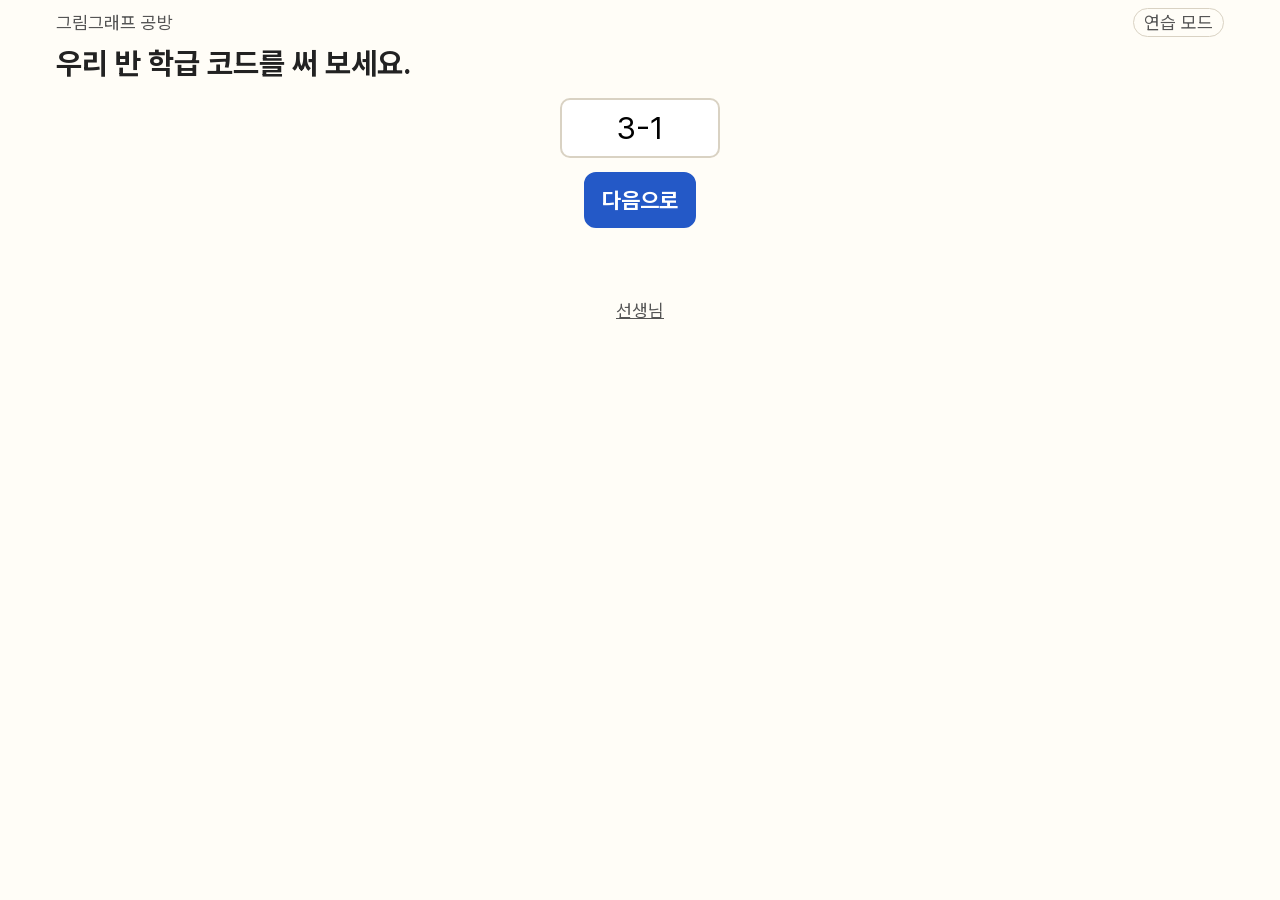
<file: index.html>
<!doctype html>
<html lang="ko">
  <head>
    <meta charset="UTF-8" />
    <meta name="viewport" content="width=device-width, initial-scale=1.0" />
    <title>그림그래프 공방</title>
    <script type="module" crossorigin src="./assets/main-BDnjE-V_.js"></script>
    <link rel="modulepreload" crossorigin href="./assets/config-B8pXk6fz.js">
    <link rel="stylesheet" crossorigin href="./assets/config-By0t2QNX.css">
  </head>
  <body>
    <div id="root"></div>
  </body>
</html>
</file>
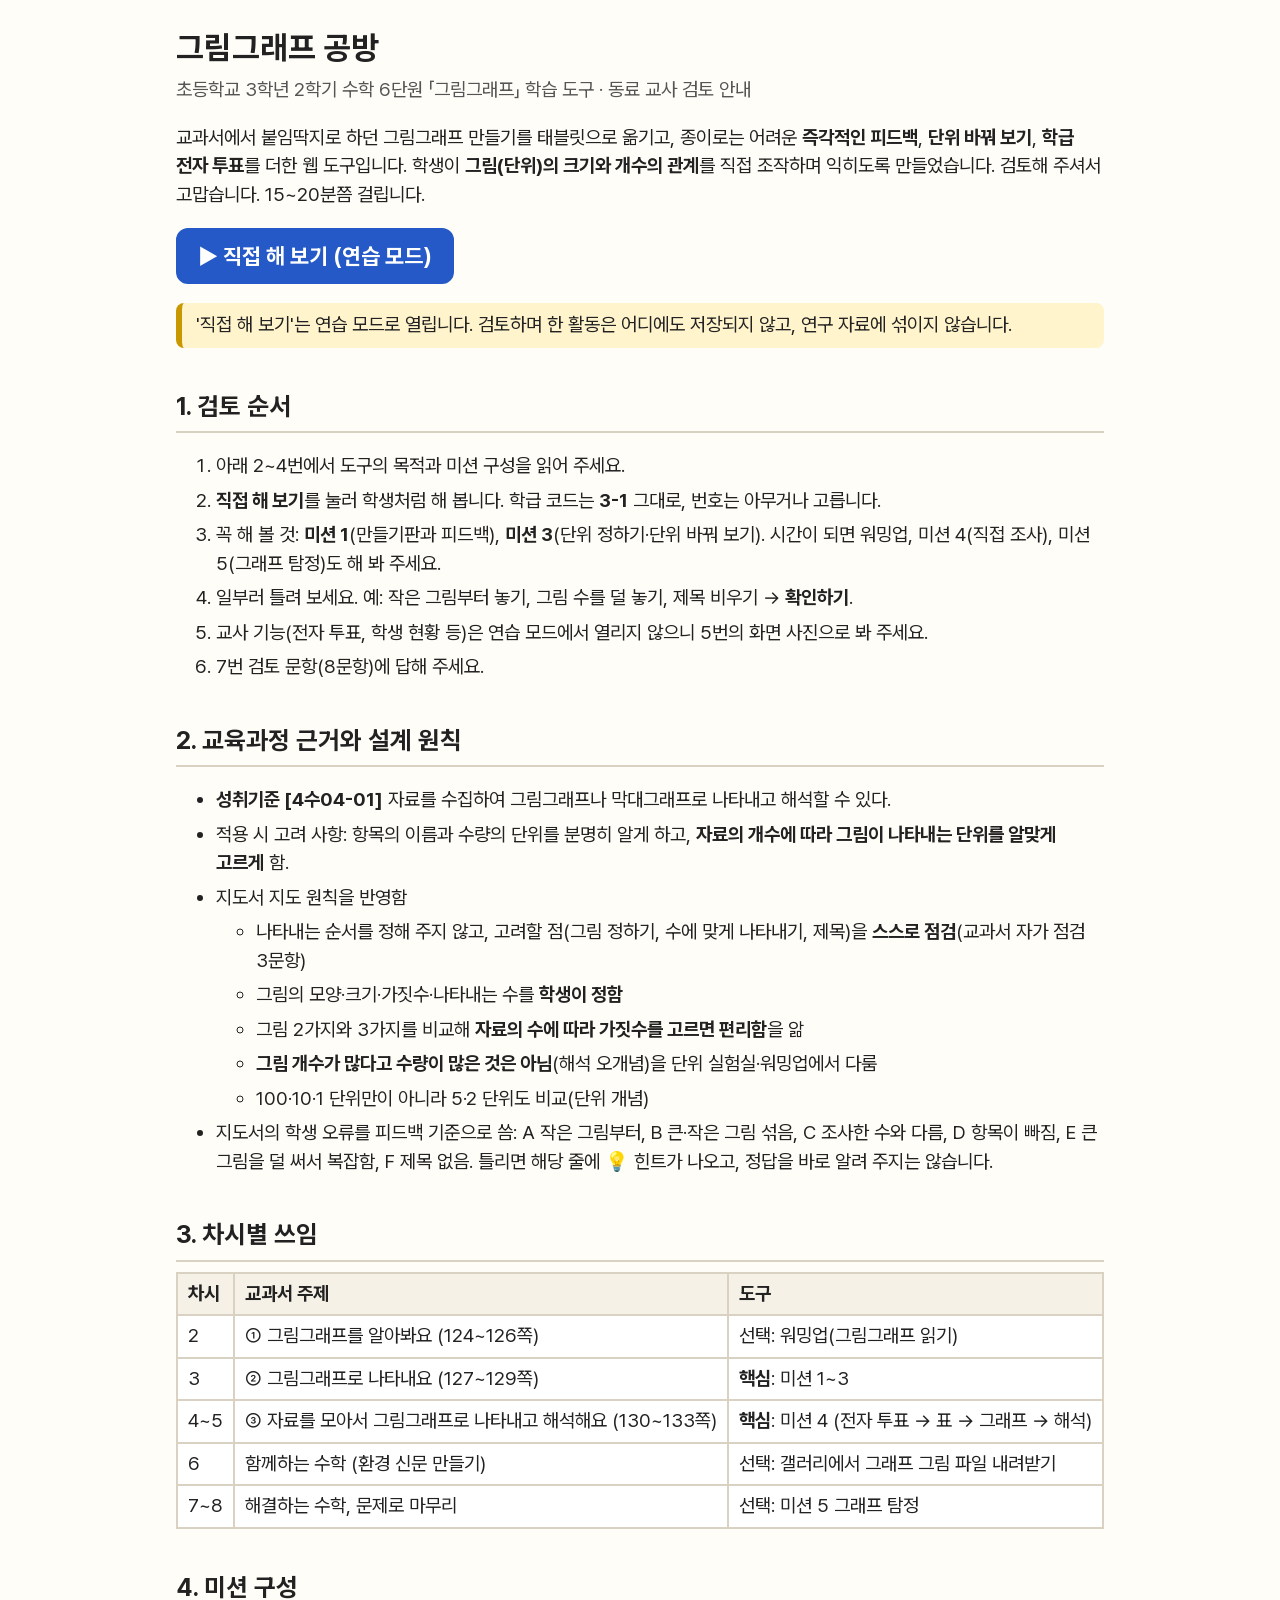
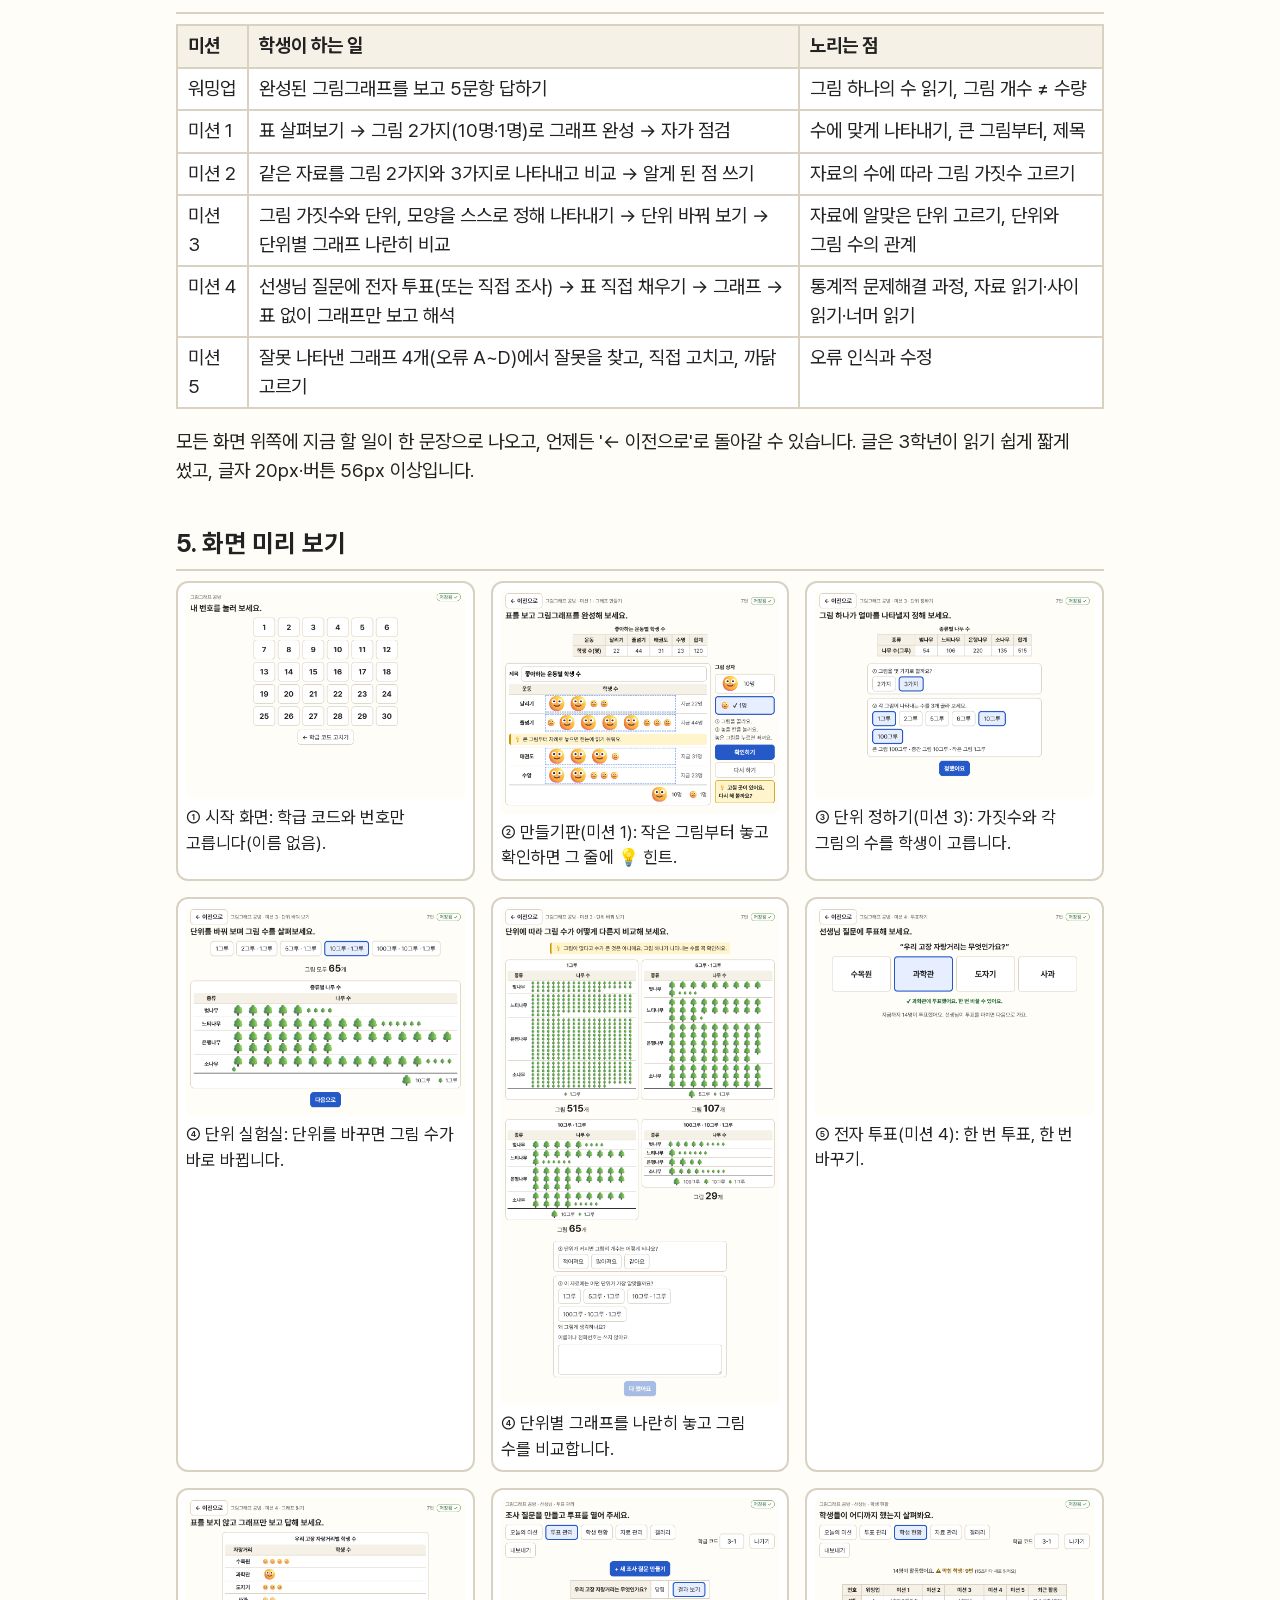
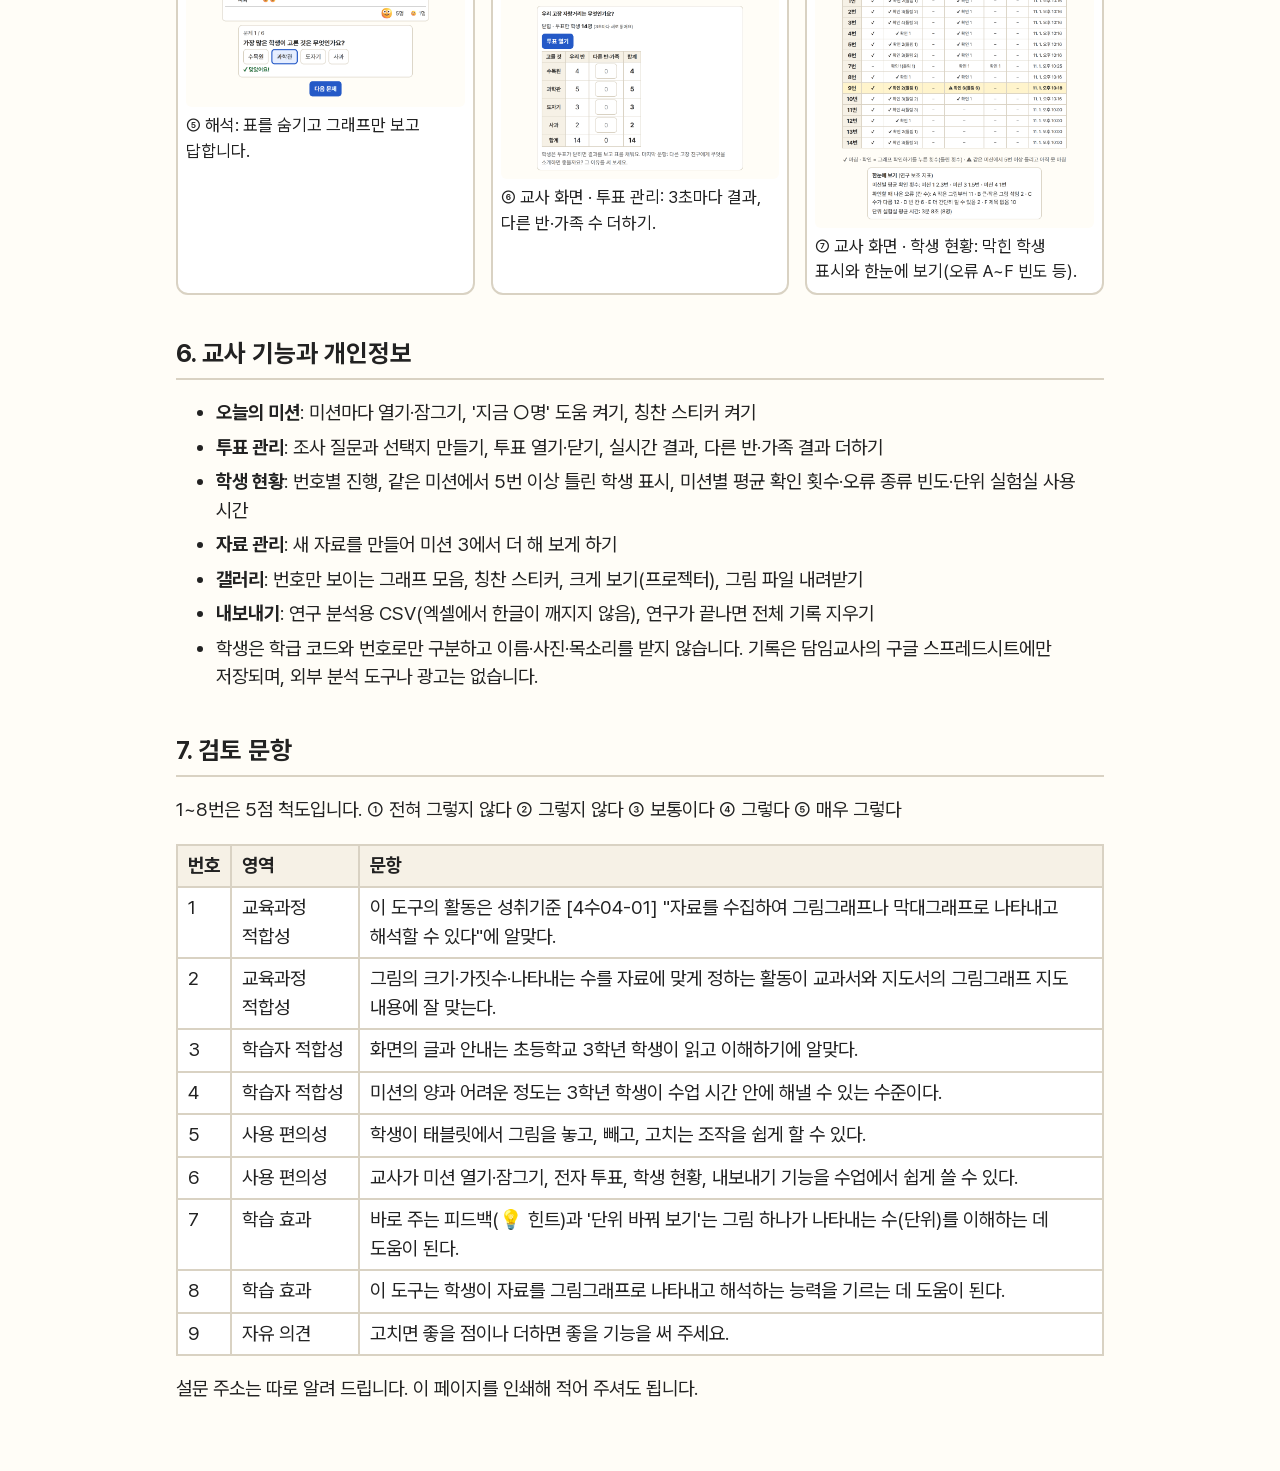
<file: review.html>
<!doctype html>
<html lang="ko">
  <head>
    <meta charset="UTF-8" />
    <meta name="viewport" content="width=device-width, initial-scale=1.0" />
    <title>그림그래프 공방 · 동료 교사 검토 안내</title>
    <style>.doc{max-width:960px;margin:0 auto;padding:24px 16px 48px;font-size:19px}.doc h1{margin:0 0 4px;font-size:32px}.doc h2{border-bottom:2px solid var(--line);margin:40px 0 10px;padding-bottom:6px;font-size:25px}.doc .lead{color:var(--muted);margin:0 0 16px}.doc table{border-collapse:collapse;background:var(--card);width:100%}.doc th,.doc td{border:2px solid var(--line);text-align:left;vertical-align:top;padding:6px 10px}.doc thead th{background:#f6f1e6}.doc .actions{flex-wrap:wrap;gap:12px;margin:16px 0;display:flex}.doc a.button{border:2px solid var(--line);background:var(--card);min-height:56px;color:var(--ink);border-radius:12px;align-items:center;padding:6px 20px;font-size:22px;text-decoration:none;display:inline-flex}.doc a.button.primary{background:var(--accent);border-color:var(--accent);color:#fff;font-weight:700}.doc [hidden]{display:none!important}.doc ol li,.doc ul li{margin:6px 0}.shots{grid-template-columns:repeat(auto-fill,minmax(280px,1fr));gap:16px;display:grid}.shots figure{background:var(--card);border:2px solid var(--line);border-radius:12px;margin:0;padding:8px}.shots img{border-radius:6px;width:100%;height:auto;display:block}.shots figcaption{margin-top:6px;font-size:17px}.note{background:var(--hint-soft);border-left:6px solid var(--hint-line);border-radius:8px;padding:8px 14px}@media print{.actions{display:none}.doc{font-size:14px}.shots{grid-template-columns:repeat(2,1fr)}}</style>
    <script type="module" crossorigin src="./assets/review-D5hlL77R.js"></script>
    <link rel="modulepreload" crossorigin href="./assets/config-B8pXk6fz.js">
    <link rel="stylesheet" crossorigin href="./assets/config-By0t2QNX.css">
  </head>
  <body>
    <main class="doc">
      <h1>그림그래프 공방</h1>
      <p class="lead">초등학교 3학년 2학기 수학 6단원 「그림그래프」 학습 도구 · 동료 교사 검토 안내</p>

      <p>
        교과서에서 붙임딱지로 하던 그림그래프 만들기를 태블릿으로 옮기고, 종이로는 어려운
        <strong>즉각적인 피드백</strong>, <strong>단위 바꿔 보기</strong>, <strong>학급 전자 투표</strong>를 더한 웹 도구입니다.
        학생이 <strong>그림(단위)의 크기와 개수의 관계</strong>를 직접 조작하며 익히도록 만들었습니다.
        검토해 주셔서 고맙습니다. 15~20분쯤 걸립니다.
      </p>
      <div class="actions">
        <a class="button primary" href="./?practice" target="_blank" rel="noopener">▶ 직접 해 보기 (연습 모드)</a>
        <a class="button" id="form-link" target="_blank" rel="noopener" hidden>📝 검토 설문 열기</a>
      </div>
      <p class="note">'직접 해 보기'는 연습 모드로 열립니다. 검토하며 한 활동은 어디에도 저장되지 않고, 연구 자료에 섞이지 않습니다.</p>

      <h2>1. 검토 순서</h2>
      <ol>
        <li>아래 2~4번에서 도구의 목적과 미션 구성을 읽어 주세요.</li>
        <li><strong>직접 해 보기</strong>를 눌러 학생처럼 해 봅니다. 학급 코드는 <strong>3-1</strong> 그대로, 번호는 아무거나 고릅니다.</li>
        <li>꼭 해 볼 것: <strong>미션 1</strong>(만들기판과 피드백), <strong>미션 3</strong>(단위 정하기·단위 바꿔 보기). 시간이 되면 워밍업, 미션 4(직접 조사), 미션 5(그래프 탐정)도 해 봐 주세요.</li>
        <li>일부러 틀려 보세요. 예: 작은 그림부터 놓기, 그림 수를 덜 놓기, 제목 비우기 → <strong>확인하기</strong>.</li>
        <li>교사 기능(전자 투표, 학생 현황 등)은 연습 모드에서 열리지 않으니 5번의 화면 사진으로 봐 주세요.</li>
        <li>7번 검토 문항(8문항)에 답해 주세요.</li>
      </ol>

      <h2>2. 교육과정 근거와 설계 원칙</h2>
      <ul>
        <li><strong>성취기준 [4수04-01]</strong> 자료를 수집하여 그림그래프나 막대그래프로 나타내고 해석할 수 있다.</li>
        <li>적용 시 고려 사항: 항목의 이름과 수량의 단위를 분명히 알게 하고, <strong>자료의 개수에 따라 그림이 나타내는 단위를 알맞게 고르게</strong> 함.</li>
        <li>지도서 지도 원칙을 반영함
          <ul>
            <li>나타내는 순서를 정해 주지 않고, 고려할 점(그림 정하기, 수에 맞게 나타내기, 제목)을 <strong>스스로 점검</strong>(교과서 자가 점검 3문항)</li>
            <li>그림의 모양·크기·가짓수·나타내는 수를 <strong>학생이 정함</strong></li>
            <li>그림 2가지와 3가지를 비교해 <strong>자료의 수에 따라 가짓수를 고르면 편리함</strong>을 앎</li>
            <li><strong>그림 개수가 많다고 수량이 많은 것은 아님</strong>(해석 오개념)을 단위 실험실·워밍업에서 다룸</li>
            <li>100·10·1 단위만이 아니라 5·2 단위도 비교(단위 개념)</li>
          </ul>
        </li>
        <li>지도서의 학생 오류를 피드백 기준으로 씀: A 작은 그림부터, B 큰·작은 그림 섞음, C 조사한 수와 다름, D 항목이 빠짐, E 큰 그림을 덜 써서 복잡함, F 제목 없음. 틀리면 해당 줄에 💡 힌트가 나오고, 정답을 바로 알려 주지는 않습니다.</li>
      </ul>

      <h2>3. 차시별 쓰임</h2>
      <table>
        <thead><tr><th>차시</th><th>교과서 주제</th><th>도구</th></tr></thead>
        <tbody>
          <tr><td>2</td><td>① 그림그래프를 알아봐요 (124~126쪽)</td><td>선택: 워밍업(그림그래프 읽기)</td></tr>
          <tr><td>3</td><td>② 그림그래프로 나타내요 (127~129쪽)</td><td><strong>핵심</strong>: 미션 1~3</td></tr>
          <tr><td>4~5</td><td>③ 자료를 모아서 그림그래프로 나타내고 해석해요 (130~133쪽)</td><td><strong>핵심</strong>: 미션 4 (전자 투표 → 표 → 그래프 → 해석)</td></tr>
          <tr><td>6</td><td>함께하는 수학 (환경 신문 만들기)</td><td>선택: 갤러리에서 그래프 그림 파일 내려받기</td></tr>
          <tr><td>7~8</td><td>해결하는 수학, 문제로 마무리</td><td>선택: 미션 5 그래프 탐정</td></tr>
        </tbody>
      </table>

      <h2>4. 미션 구성</h2>
      <table>
        <thead><tr><th>미션</th><th>학생이 하는 일</th><th>노리는 점</th></tr></thead>
        <tbody>
          <tr><td>워밍업</td><td>완성된 그림그래프를 보고 5문항 답하기</td><td>그림 하나의 수 읽기, 그림 개수 ≠ 수량</td></tr>
          <tr><td>미션 1</td><td>표 살펴보기 → 그림 2가지(10명·1명)로 그래프 완성 → 자가 점검</td><td>수에 맞게 나타내기, 큰 그림부터, 제목</td></tr>
          <tr><td>미션 2</td><td>같은 자료를 그림 2가지와 3가지로 나타내고 비교 → 알게 된 점 쓰기</td><td>자료의 수에 따라 그림 가짓수 고르기</td></tr>
          <tr><td>미션 3</td><td>그림 가짓수와 단위, 모양을 스스로 정해 나타내기 → 단위 바꿔 보기 → 단위별 그래프 나란히 비교</td><td>자료에 알맞은 단위 고르기, 단위와 그림 수의 관계</td></tr>
          <tr><td>미션 4</td><td>선생님 질문에 전자 투표(또는 직접 조사) → 표 직접 채우기 → 그래프 → 표 없이 그래프만 보고 해석</td><td>통계적 문제해결 과정, 자료 읽기·사이 읽기·너머 읽기</td></tr>
          <tr><td>미션 5</td><td>잘못 나타낸 그래프 4개(오류 A~D)에서 잘못을 찾고, 직접 고치고, 까닭 고르기</td><td>오류 인식과 수정</td></tr>
        </tbody>
      </table>
      <p>모든 화면 위쪽에 지금 할 일이 한 문장으로 나오고, 언제든 '← 이전으로'로 돌아갈 수 있습니다. 글은 3학년이 읽기 쉽게 짧게 썼고, 글자 20px·버튼 56px 이상입니다.</p>

      <h2>5. 화면 미리 보기</h2>
      <div class="shots">
        <figure><img src="review/01-시작-번호고르기.png" alt="시작 화면: 번호 고르기" loading="lazy" /><figcaption>① 시작 화면: 학급 코드와 번호만 고릅니다(이름 없음).</figcaption></figure>
        <figure><img src="review/02-만들기판-미션1.png" alt="미션 1 만들기판" loading="lazy" /><figcaption>② 만들기판(미션 1): 작은 그림부터 놓고 확인하면 그 줄에 💡 힌트.</figcaption></figure>
        <figure><img src="review/03-단위정하기-미션3.png" alt="미션 3 단위 정하기" loading="lazy" /><figcaption>③ 단위 정하기(미션 3): 가짓수와 각 그림의 수를 학생이 고릅니다.</figcaption></figure>
        <figure><img src="review/04-단위실험실-바꿔보기.png" alt="단위 실험실 바꿔 보기" loading="lazy" /><figcaption>④ 단위 실험실: 단위를 바꾸면 그림 수가 바로 바뀝니다.</figcaption></figure>
        <figure><img src="review/04-단위실험실-비교.png" alt="단위 실험실 비교" loading="lazy" /><figcaption>④ 단위별 그래프를 나란히 놓고 그림 수를 비교합니다.</figcaption></figure>
        <figure><img src="review/05-투표-미션4.png" alt="미션 4 전자 투표" loading="lazy" /><figcaption>⑤ 전자 투표(미션 4): 한 번 투표, 한 번 바꾸기.</figcaption></figure>
        <figure><img src="review/05-해석-미션4.png" alt="미션 4 해석" loading="lazy" /><figcaption>⑤ 해석: 표를 숨기고 그래프만 보고 답합니다.</figcaption></figure>
        <figure><img src="review/06-교사-투표관리.png" alt="교사 화면 투표 관리" loading="lazy" /><figcaption>⑥ 교사 화면 · 투표 관리: 3초마다 결과, 다른 반·가족 수 더하기.</figcaption></figure>
        <figure><img src="review/07-교사-학생현황.png" alt="교사 화면 학생 현황" loading="lazy" /><figcaption>⑦ 교사 화면 · 학생 현황: 막힌 학생 표시와 한눈에 보기(오류 A~F 빈도 등).</figcaption></figure>
      </div>

      <h2>6. 교사 기능과 개인정보</h2>
      <ul>
        <li><strong>오늘의 미션</strong>: 미션마다 열기·잠그기, '지금 ○명' 도움 켜기, 칭찬 스티커 켜기</li>
        <li><strong>투표 관리</strong>: 조사 질문과 선택지 만들기, 투표 열기·닫기, 실시간 결과, 다른 반·가족 결과 더하기</li>
        <li><strong>학생 현황</strong>: 번호별 진행, 같은 미션에서 5번 이상 틀린 학생 표시, 미션별 평균 확인 횟수·오류 종류 빈도·단위 실험실 사용 시간</li>
        <li><strong>자료 관리</strong>: 새 자료를 만들어 미션 3에서 더 해 보게 하기</li>
        <li><strong>갤러리</strong>: 번호만 보이는 그래프 모음, 칭찬 스티커, 크게 보기(프로젝터), 그림 파일 내려받기</li>
        <li><strong>내보내기</strong>: 연구 분석용 CSV(엑셀에서 한글이 깨지지 않음), 연구가 끝나면 전체 기록 지우기</li>
        <li>학생은 학급 코드와 번호로만 구분하고 이름·사진·목소리를 받지 않습니다. 기록은 담임교사의 구글 스프레드시트에만 저장되며, 외부 분석 도구나 광고는 없습니다.</li>
      </ul>

      <h2>7. 검토 문항</h2>
      <p>1~8번은 5점 척도입니다. <span class="scale">① 전혀 그렇지 않다 ② 그렇지 않다 ③ 보통이다 ④ 그렇다 ⑤ 매우 그렇다</span></p>
      <table>
        <thead><tr><th>번호</th><th>영역</th><th>문항</th></tr></thead>
        <tbody>
          <tr><td>1</td><td>교육과정 적합성</td><td>이 도구의 활동은 성취기준 [4수04-01] "자료를 수집하여 그림그래프나 막대그래프로 나타내고 해석할 수 있다"에 알맞다.</td></tr>
          <tr><td>2</td><td>교육과정 적합성</td><td>그림의 크기·가짓수·나타내는 수를 자료에 맞게 정하는 활동이 교과서와 지도서의 그림그래프 지도 내용에 잘 맞는다.</td></tr>
          <tr><td>3</td><td>학습자 적합성</td><td>화면의 글과 안내는 초등학교 3학년 학생이 읽고 이해하기에 알맞다.</td></tr>
          <tr><td>4</td><td>학습자 적합성</td><td>미션의 양과 어려운 정도는 3학년 학생이 수업 시간 안에 해낼 수 있는 수준이다.</td></tr>
          <tr><td>5</td><td>사용 편의성</td><td>학생이 태블릿에서 그림을 놓고, 빼고, 고치는 조작을 쉽게 할 수 있다.</td></tr>
          <tr><td>6</td><td>사용 편의성</td><td>교사가 미션 열기·잠그기, 전자 투표, 학생 현황, 내보내기 기능을 수업에서 쉽게 쓸 수 있다.</td></tr>
          <tr><td>7</td><td>학습 효과</td><td>바로 주는 피드백(💡 힌트)과 '단위 바꿔 보기'는 그림 하나가 나타내는 수(단위)를 이해하는 데 도움이 된다.</td></tr>
          <tr><td>8</td><td>학습 효과</td><td>이 도구는 학생이 자료를 그림그래프로 나타내고 해석하는 능력을 기르는 데 도움이 된다.</td></tr>
          <tr><td>9</td><td>자유 의견</td><td>고치면 좋을 점이나 더하면 좋을 기능을 써 주세요.</td></tr>
        </tbody>
      </table>
      <p id="form-note">설문 주소는 따로 알려 드립니다. 이 페이지를 인쇄해 적어 주셔도 됩니다.</p>
    </main>
  </body>
</html>
</file>
<file: assets/config-By0t2QNX.css>
@font-face{font-family:Pretendard Variable;font-style:normal;font-display:swap;font-weight:45 920;src:url(./PretendardVariable.subset.0-BHUkWNFR.woff2)format("woff2-variations");unicode-range:U+F9CA-FA0B,U+FF03-FF05,U+FF07,U+FF0A-FF0B,U+FF0D-FF19,U+FF1B,U+FF1D,U+FF20-FF5B,U+FF5D,U+FFE0-FFE3,U+FFE5-FFE6}@font-face{font-family:Pretendard Variable;font-style:normal;font-display:swap;font-weight:45 920;src:url(./PretendardVariable.subset.1-C-__qv6_.woff2)format("woff2-variations");unicode-range:U+D723-D728,U+D72A-D733,U+D735-D748,U+D74A-D74F,U+D752-D753,U+D755-D757,U+D75A-D75F,U+D762-D764,U+D766-D768,U+D76A-D76B,U+D76D-D76F,U+D771-D787,U+D789-D78B,U+D78D-D78F,U+D791-D797,U+D79A,U+D79C,U+D79E-D7A3,U+F900-F909,U+F90B-F92E}@font-face{font-family:Pretendard Variable;font-style:normal;font-display:swap;font-weight:45 920;src:url(./PretendardVariable.subset.2-dCZkyKLw.woff2)format("woff2-variations");unicode-range:U+D679-D68B,U+D68E-D69E,U+D6A0,U+D6A2-D6A7,U+D6A9-D6C3,U+D6C6-D6C7,U+D6C9-D6CB,U+D6CD-D6D3,U+D6D5-D6D6,U+D6D8-D6E3,U+D6E5-D6E7,U+D6E9-D6FB,U+D6FD-D717,U+D719-D71F,U+D721-D722}@font-face{font-family:Pretendard Variable;font-style:normal;font-display:swap;font-weight:45 920;src:url(./PretendardVariable.subset.3-Dqw33sf4.woff2)format("woff2-variations");unicode-range:U+D5BC-D5C7,U+D5CA-D5CB,U+D5CD-D5CF,U+D5D1-D5D7,U+D5D9-D5DA,U+D5DC,U+D5DE-D5E3,U+D5E6-D5E7,U+D5E9-D5EB,U+D5ED-D5F6,U+D5F8,U+D5FA-D5FF,U+D602-D603,U+D605-D607,U+D609-D60F,U+D612-D613,U+D616-D61B,U+D61D-D637,U+D63A-D63B,U+D63D-D63F,U+D641-D647,U+D64A-D64C,U+D64E-D653,U+D656-D657,U+D659-D65B,U+D65D-D666,U+D668,U+D66A-D678}@font-face{font-family:Pretendard Variable;font-style:normal;font-display:swap;font-weight:45 920;src:url(./PretendardVariable.subset.4-Bvh2YGoc.woff2)format("woff2-variations");unicode-range:U+D507,U+D509-D50B,U+D50D-D513,U+D515-D53B,U+D53E-D53F,U+D541-D543,U+D545-D54C,U+D54E,U+D550,U+D552-D557,U+D55A-D55B,U+D55D-D55F,U+D561-D564,U+D566-D567,U+D56A,U+D56C,U+D56E-D573,U+D576-D577,U+D579-D583,U+D585-D586,U+D58A-D5A4,U+D5A6-D5BB}@font-face{font-family:Pretendard Variable;font-style:normal;font-display:swap;font-weight:45 920;src:url(./PretendardVariable.subset.5-K_MNGNCe.woff2)format("woff2-variations");unicode-range:U+D464-D477,U+D47A-D47B,U+D47D-D47F,U+D481-D487,U+D489-D48A,U+D48C,U+D48E-D4E7,U+D4E9-D503,U+D505-D506}@font-face{font-family:Pretendard Variable;font-style:normal;font-display:swap;font-weight:45 920;src:url(./PretendardVariable.subset.6-Bxhohlcm.woff2)format("woff2-variations");unicode-range:U+D3BF-D3C7,U+D3CA-D3CF,U+D3D1-D3EB,U+D3EE-D3EF,U+D3F1-D3F3,U+D3F5-D3FB,U+D3FD-D400,U+D402-D45B,U+D45D-D463}@font-face{font-family:Pretendard Variable;font-style:normal;font-display:swap;font-weight:45 920;src:url(./PretendardVariable.subset.7-E2HaA55t.woff2)format("woff2-variations");unicode-range:U+D2FF,U+D302-D304,U+D306-D30B,U+D30F,U+D311-D313,U+D315-D31B,U+D31E,U+D322-D324,U+D326-D327,U+D32A-D32B,U+D32D-D32F,U+D331-D337,U+D339-D33C,U+D33E-D37B,U+D37E-D37F,U+D381-D383,U+D385-D38B,U+D38E-D390,U+D392-D397,U+D39A-D39B,U+D39D-D39F,U+D3A1-D3A7,U+D3A9-D3AA,U+D3AC,U+D3AE-D3B3,U+D3B5-D3B7,U+D3B9-D3BB,U+D3BD-D3BE}@font-face{font-family:Pretendard Variable;font-style:normal;font-display:swap;font-weight:45 920;src:url(./PretendardVariable.subset.8-CRbJhhyA.woff2)format("woff2-variations");unicode-range:U+D257-D27F,U+D281-D29B,U+D29D-D29F,U+D2A1-D2AB,U+D2AD-D2B7,U+D2BA-D2BB,U+D2BD-D2BF,U+D2C1-D2C7,U+D2C9-D2EF,U+D2F2-D2F3,U+D2F5-D2F7,U+D2F9-D2FE}@font-face{font-family:Pretendard Variable;font-style:normal;font-display:swap;font-weight:45 920;src:url(./PretendardVariable.subset.9-Btb3bmS6.woff2)format("woff2-variations");unicode-range:U+D1B4,U+D1B6-D1F3,U+D1F5-D22B,U+D22E-D22F,U+D231-D233,U+D235-D23B,U+D23D-D240,U+D242-D256}@font-face{font-family:Pretendard Variable;font-style:normal;font-display:swap;font-weight:45 920;src:url(./PretendardVariable.subset.10-DzSWztS8.woff2)format("woff2-variations");unicode-range:U+D105-D12F,U+D132-D133,U+D135-D137,U+D139-D13F,U+D141-D142,U+D144,U+D146-D14B,U+D14E-D14F,U+D151-D153,U+D155-D15B,U+D15E-D187,U+D189-D19F,U+D1A2-D1A3,U+D1A5-D1A7,U+D1A9-D1AF,U+D1B2-D1B3}@font-face{font-family:Pretendard Variable;font-style:normal;font-display:swap;font-weight:45 920;src:url(./PretendardVariable.subset.11-CqVmlKJn.woff2)format("woff2-variations");unicode-range:U+D04B-D04F,U+D051-D057,U+D059-D06B,U+D06D-D06F,U+D071-D073,U+D075-D07B,U+D07E-D0A3,U+D0A6-D0A7,U+D0A9-D0AB,U+D0AD-D0B3,U+D0B6,U+D0B8,U+D0BA-D0BF,U+D0C2-D0C3,U+D0C5-D0C7,U+D0C9-D0CF,U+D0D2,U+D0D6-D0DB,U+D0DE-D0DF,U+D0E1-D0E3,U+D0E5-D0EB,U+D0EE-D0F0,U+D0F2-D104}@font-face{font-family:Pretendard Variable;font-style:normal;font-display:swap;font-weight:45 920;src:url(./PretendardVariable.subset.12-BHuZSgT0.woff2)format("woff2-variations");unicode-range:U+CFA2-CFC3,U+CFC5-CFDF,U+CFE2-CFE3,U+CFE5-CFE7,U+CFE9-CFF4,U+CFF6-CFFB,U+CFFD-CFFF,U+D001-D003,U+D005-D017,U+D019-D033,U+D036-D037,U+D039-D03B,U+D03D-D04A}@font-face{font-family:Pretendard Variable;font-style:normal;font-display:swap;font-weight:45 920;src:url(./PretendardVariable.subset.13-C42mj_j2.woff2)format("woff2-variations");unicode-range:U+CEF0-CEF3,U+CEF6,U+CEF9-CEFF,U+CF01-CF03,U+CF05-CF07,U+CF09-CF0F,U+CF11-CF12,U+CF14-CF1B,U+CF1D-CF1F,U+CF21-CF2F,U+CF31-CF53,U+CF56-CF57,U+CF59-CF5B,U+CF5D-CF63,U+CF66,U+CF68,U+CF6A-CF6F,U+CF71-CF84,U+CF86-CF8B,U+CF8D-CFA1}@font-face{font-family:Pretendard Variable;font-style:normal;font-display:swap;font-weight:45 920;src:url(./PretendardVariable.subset.14-Bl512uUX.woff2)format("woff2-variations");unicode-range:U+CE3C-CE57,U+CE5A-CE5B,U+CE5D-CE5F,U+CE61-CE67,U+CE6A,U+CE6C,U+CE6E-CE73,U+CE76-CE77,U+CE79-CE7B,U+CE7D-CE83,U+CE85-CE88,U+CE8A-CE8F,U+CE91-CE93,U+CE95-CE97,U+CE99-CE9F,U+CEA2,U+CEA4-CEAB,U+CEAD-CEE3,U+CEE6-CEE7,U+CEE9-CEEB,U+CEED-CEEF}@font-face{font-family:Pretendard Variable;font-style:normal;font-display:swap;font-weight:45 920;src:url(./PretendardVariable.subset.15-D04iXIE3.woff2)format("woff2-variations");unicode-range:U+CD92-CD93,U+CD96-CD97,U+CD99-CD9B,U+CD9D-CDA3,U+CDA6-CDA8,U+CDAA-CDAF,U+CDB1-CDC3,U+CDC5-CDCB,U+CDCD-CDE7,U+CDE9-CE03,U+CE05-CE1F,U+CE22-CE34,U+CE36-CE3B}@font-face{font-family:Pretendard Variable;font-style:normal;font-display:swap;font-weight:45 920;src:url(./PretendardVariable.subset.16-BQUnS2GX.woff2)format("woff2-variations");unicode-range:U+CCEF-CD07,U+CD0A-CD0B,U+CD0D-CD1A,U+CD1C,U+CD1E-CD2B,U+CD2D-CD5B,U+CD5D-CD77,U+CD79-CD91}@font-face{font-family:Pretendard Variable;font-style:normal;font-display:swap;font-weight:45 920;src:url(./PretendardVariable.subset.17-BfZSA-Xc.woff2)format("woff2-variations");unicode-range:U+CC3F-CC43,U+CC46-CC47,U+CC49-CC4B,U+CC4D-CC53,U+CC55-CC58,U+CC5A-CC5F,U+CC61-CC97,U+CC9A-CC9B,U+CC9D-CC9F,U+CCA1-CCA7,U+CCAA,U+CCAC,U+CCAE-CCB3,U+CCB6-CCB7,U+CCB9-CCBB,U+CCBD-CCCF,U+CCD1-CCE3,U+CCE5-CCEE}@font-face{font-family:Pretendard Variable;font-style:normal;font-display:swap;font-weight:45 920;src:url(./PretendardVariable.subset.18-CwAxMC3C.woff2)format("woff2-variations");unicode-range:U+CB91-CBD3,U+CBD5-CBE3,U+CBE5-CC0B,U+CC0E-CC0F,U+CC11-CC13,U+CC15-CC1B,U+CC1D-CC20,U+CC23-CC27,U+CC2A-CC2B,U+CC2D,U+CC2F,U+CC31-CC37,U+CC3A,U+CC3C}@font-face{font-family:Pretendard Variable;font-style:normal;font-display:swap;font-weight:45 920;src:url(./PretendardVariable.subset.19-CJu4Zcdo.woff2)format("woff2-variations");unicode-range:U+CAF4-CB47,U+CB4A-CB90}@font-face{font-family:Pretendard Variable;font-style:normal;font-display:swap;font-weight:45 920;src:url(./PretendardVariable.subset.20-Ig1-z3n5.woff2)format("woff2-variations");unicode-range:U+CA4A-CA4B,U+CA4E-CA4F,U+CA51-CA53,U+CA55-CA5B,U+CA5D-CA60,U+CA62-CA83,U+CA85-CABB,U+CABE-CABF,U+CAC1-CAC3,U+CAC5-CACB,U+CACD-CAD0,U+CAD2,U+CAD4-CAD8,U+CADA-CAF3}@font-face{font-family:Pretendard Variable;font-style:normal;font-display:swap;font-weight:45 920;src:url(./PretendardVariable.subset.21-yKPEdLXC.woff2)format("woff2-variations");unicode-range:U+C996-C997,U+C99A-C99C,U+C99E-C9BF,U+C9C2-C9C3,U+C9C5-C9C7,U+C9C9-C9CF,U+C9D2,U+C9D4,U+C9D7-C9D8,U+C9DB,U+C9DE-C9DF,U+C9E1-C9E3,U+C9E5-C9E6,U+C9E8-C9EB,U+C9EE-C9F0,U+C9F2-C9F7,U+C9F9-CA0B,U+CA0D-CA28,U+CA2A-CA49}@font-face{font-family:Pretendard Variable;font-style:normal;font-display:swap;font-weight:45 920;src:url(./PretendardVariable.subset.22-CSqxKoOs.woff2)format("woff2-variations");unicode-range:U+C8E9-C8F4,U+C8F6-C8FB,U+C8FE-C8FF,U+C901-C903,U+C905-C90B,U+C90E-C910,U+C912-C917,U+C919-C92B,U+C92D-C94F,U+C951-C953,U+C955-C96B,U+C96D-C973,U+C975-C987,U+C98A-C98B,U+C98D-C98F,U+C991-C995}@font-face{font-family:Pretendard Variable;font-style:normal;font-display:swap;font-weight:45 920;src:url(./PretendardVariable.subset.23-DK80wi0t.woff2)format("woff2-variations");unicode-range:U+C841-C84B,U+C84D-C86F,U+C872-C873,U+C875-C877,U+C879-C87F,U+C882-C884,U+C887-C88A,U+C88D-C8C3,U+C8C5-C8DF,U+C8E1-C8E8}@font-face{font-family:Pretendard Variable;font-style:normal;font-display:swap;font-weight:45 920;src:url(./PretendardVariable.subset.24-CmkE8Q8D.woff2)format("woff2-variations");unicode-range:U+C779-C77B,U+C77E-C782,U+C786,U+C78B,U+C78D,U+C78F,U+C792-C793,U+C795,U+C797,U+C799-C79F,U+C7A2,U+C7A7-C7AB,U+C7AE-C7BB,U+C7BD-C7C0,U+C7C2-C7C7,U+C7C9-C7DC,U+C7DE-C7FF,U+C802-C803,U+C805-C807,U+C809,U+C80B-C80F,U+C812,U+C814,U+C817-C81B,U+C81E-C81F,U+C821-C823,U+C825-C82E,U+C830-C837,U+C839-C83B,U+C83D-C840}@font-face{font-family:Pretendard Variable;font-style:normal;font-display:swap;font-weight:45 920;src:url(./PretendardVariable.subset.25-CsoWBIZB.woff2)format("woff2-variations");unicode-range:U+C6BB-C6BF,U+C6C2,U+C6C4,U+C6C6-C6CB,U+C6CE-C6CF,U+C6D1-C6D3,U+C6D5-C6DB,U+C6DD-C6DF,U+C6E1-C6E7,U+C6E9-C6EB,U+C6ED-C6EF,U+C6F1-C6F8,U+C6FA-C703,U+C705-C707,U+C709-C70B,U+C70D-C716,U+C718,U+C71A-C71F,U+C722-C723,U+C725-C727,U+C729-C734,U+C736-C73B,U+C73E-C73F,U+C741-C743,U+C745-C74B,U+C74E-C750,U+C752-C757,U+C759-C773,U+C776-C777}@font-face{font-family:Pretendard Variable;font-style:normal;font-display:swap;font-weight:45 920;src:url(./PretendardVariable.subset.26-Sozl8dw8.woff2)format("woff2-variations");unicode-range:U+C5F5-C5FB,U+C5FE,U+C602-C605,U+C607,U+C609-C60F,U+C611-C61A,U+C61C-C623,U+C626-C627,U+C629-C62B,U+C62D,U+C62F-C632,U+C636,U+C638,U+C63A-C63F,U+C642-C643,U+C645-C647,U+C649-C652,U+C656-C65B,U+C65D-C65F,U+C661-C663,U+C665-C677,U+C679-C67B,U+C67D-C693,U+C696-C697,U+C699-C69B,U+C69D-C6A3,U+C6A6,U+C6A8,U+C6AA-C6AF,U+C6B2-C6B3,U+C6B5-C6B7,U+C6B9-C6BA}@font-face{font-family:Pretendard Variable;font-style:normal;font-display:swap;font-weight:45 920;src:url(./PretendardVariable.subset.27-CT6nuW9L.woff2)format("woff2-variations");unicode-range:U+C517-C527,U+C52A-C52B,U+C52D-C52F,U+C531-C538,U+C53A,U+C53C,U+C53E-C543,U+C546-C547,U+C54B,U+C54D-C552,U+C556,U+C55A-C55B,U+C55D,U+C55F,U+C562-C563,U+C565-C567,U+C569-C56F,U+C572,U+C574,U+C576-C57B,U+C57E-C57F,U+C581-C583,U+C585-C586,U+C588-C58B,U+C58E,U+C590,U+C592-C596,U+C599-C5B3,U+C5B6-C5B7,U+C5BA,U+C5BE-C5C3,U+C5CA-C5CB,U+C5CD,U+C5CF,U+C5D2-C5D3,U+C5D5-C5D7,U+C5D9-C5DF,U+C5E1-C5E2,U+C5E4,U+C5E6-C5EB,U+C5EF,U+C5F1-C5F3}@font-face{font-family:Pretendard Variable;font-style:normal;font-display:swap;font-weight:45 920;src:url(./PretendardVariable.subset.28-CpO0Y96p.woff2)format("woff2-variations");unicode-range:U+C475-C4EF,U+C4F2-C4F3,U+C4F5-C4F7,U+C4F9-C4FF,U+C502-C50B,U+C50D-C516}@font-face{font-family:Pretendard Variable;font-style:normal;font-display:swap;font-weight:45 920;src:url(./PretendardVariable.subset.29-D6hjrUWm.woff2)format("woff2-variations");unicode-range:U+C3D0-C3D7,U+C3DA-C3DB,U+C3DD-C3DE,U+C3E1-C3EC,U+C3EE-C3F3,U+C3F5-C42B,U+C42D-C463,U+C466-C474}@font-face{font-family:Pretendard Variable;font-style:normal;font-display:swap;font-weight:45 920;src:url(./PretendardVariable.subset.30-CWDM1c0J.woff2)format("woff2-variations");unicode-range:U+C32B-C367,U+C36A-C36B,U+C36D-C36F,U+C371-C377,U+C37A-C37B,U+C37E-C383,U+C385-C387,U+C389-C3CF}@font-face{font-family:Pretendard Variable;font-style:normal;font-display:swap;font-weight:45 920;src:url(./PretendardVariable.subset.31-CdmyZ5mm.woff2)format("woff2-variations");unicode-range:U+C26A-C26B,U+C26D-C26F,U+C271-C273,U+C275-C27B,U+C27E-C287,U+C289-C28F,U+C291-C297,U+C299-C29A,U+C29C-C2A3,U+C2A5-C2A7,U+C2A9-C2AB,U+C2AD-C2B3,U+C2B6,U+C2B8,U+C2BA-C2BB,U+C2BD-C2DB,U+C2DE-C2DF,U+C2E1-C2E2,U+C2E5-C2EA,U+C2EE,U+C2F0,U+C2F2-C2F5,U+C2F7,U+C2FA-C2FB,U+C2FD-C2FF,U+C301-C307,U+C309-C30C,U+C30E-C312,U+C315-C323,U+C325-C328,U+C32A}@font-face{font-family:Pretendard Variable;font-style:normal;font-display:swap;font-weight:45 920;src:url(./PretendardVariable.subset.32-CGnFWD2i.woff2)format("woff2-variations");unicode-range:U+C1BC-C1C3,U+C1C5-C1DF,U+C1E1-C1FB,U+C1FD-C203,U+C205-C20C,U+C20E,U+C210-C217,U+C21A-C21B,U+C21D-C21E,U+C221-C227,U+C229-C22A,U+C22C,U+C22E,U+C230,U+C233-C24F,U+C251-C257,U+C259-C269}@font-face{font-family:Pretendard Variable;font-style:normal;font-display:swap;font-weight:45 920;src:url(./PretendardVariable.subset.33--0OT__YQ.woff2)format("woff2-variations");unicode-range:U+C101-C11B,U+C11F,U+C121-C123,U+C125-C12B,U+C12E,U+C132-C137,U+C13A-C13B,U+C13D-C13F,U+C141-C147,U+C14A,U+C14C-C153,U+C155-C157,U+C159-C15B,U+C15D-C166,U+C169-C16F,U+C171-C177,U+C179-C18B,U+C18E-C18F,U+C191-C193,U+C195-C19B,U+C19D-C19E,U+C1A0,U+C1A2-C1A4,U+C1A6-C1BB}@font-face{font-family:Pretendard Variable;font-style:normal;font-display:swap;font-weight:45 920;src:url(./PretendardVariable.subset.34-CaCS33Md.woff2)format("woff2-variations");unicode-range:U+C049-C057,U+C059-C05B,U+C05D-C05F,U+C061-C067,U+C069-C08F,U+C091-C0AB,U+C0AE-C0AF,U+C0B1-C0B3,U+C0B5,U+C0B7-C0BB,U+C0BE,U+C0C2-C0C7,U+C0CA-C0CB,U+C0CD-C0CF,U+C0D1-C0D7,U+C0D9-C0DA,U+C0DC,U+C0DE-C0E3,U+C0E5-C0EB,U+C0ED-C0F3,U+C0F6,U+C0F8,U+C0FA-C0FF}@font-face{font-family:Pretendard Variable;font-style:normal;font-display:swap;font-weight:45 920;src:url(./PretendardVariable.subset.35-DWFYRGLp.woff2)format("woff2-variations");unicode-range:U+BFA7-BFAF,U+BFB1-BFC4,U+BFC6-BFCB,U+BFCE-BFCF,U+BFD1-BFD3,U+BFD5-BFDB,U+BFDD-C048}@font-face{font-family:Pretendard Variable;font-style:normal;font-display:swap;font-weight:45 920;src:url(./PretendardVariable.subset.36-Dn5IBRQB.woff2)format("woff2-variations");unicode-range:U+BF07,U+BF09-BF3F,U+BF41-BF4F,U+BF52-BF54,U+BF56-BFA6}@font-face{font-family:Pretendard Variable;font-style:normal;font-display:swap;font-weight:45 920;src:url(./PretendardVariable.subset.37-BD6FyOtY.woff2)format("woff2-variations");unicode-range:U+BE56,U+BE58,U+BE5C-BE5F,U+BE62-BE63,U+BE65-BE67,U+BE69-BE74,U+BE76-BE7B,U+BE7E-BE7F,U+BE81-BE8E,U+BE90,U+BE92-BEA7,U+BEA9-BECF,U+BED2-BED3,U+BED5-BED6,U+BED9-BEE3,U+BEE6-BF06}@font-face{font-family:Pretendard Variable;font-style:normal;font-display:swap;font-weight:45 920;src:url(./PretendardVariable.subset.38-D4hu443z.woff2)format("woff2-variations");unicode-range:U+BDB0-BDD3,U+BDD5-BDEF,U+BDF1-BE0B,U+BE0D-BE0F,U+BE11-BE13,U+BE15-BE43,U+BE46-BE47,U+BE49-BE4B,U+BE4D-BE53}@font-face{font-family:Pretendard Variable;font-style:normal;font-display:swap;font-weight:45 920;src:url(./PretendardVariable.subset.39-B_7wfth9.woff2)format("woff2-variations");unicode-range:U+BD03,U+BD06,U+BD08,U+BD0A-BD0F,U+BD11-BD22,U+BD25-BD47,U+BD49-BD58,U+BD5A-BD7F,U+BD82-BD83,U+BD85-BD87,U+BD8A-BD8F,U+BD91-BD92,U+BD94,U+BD96-BD98,U+BD9A-BDAF}@font-face{font-family:Pretendard Variable;font-style:normal;font-display:swap;font-weight:45 920;src:url(./PretendardVariable.subset.40-BDaOfdUe.woff2)format("woff2-variations");unicode-range:U+BC4E-BC83,U+BC86-BC87,U+BC89-BC8B,U+BC8D-BC93,U+BC96,U+BC98,U+BC9B-BC9F,U+BCA2-BCA3,U+BCA5-BCA7,U+BCA9-BCB2,U+BCB4-BCBB,U+BCBE-BCBF,U+BCC1-BCC3,U+BCC5-BCCC,U+BCCE-BCD0,U+BCD2-BCD4,U+BCD6-BCF3,U+BCF7,U+BCF9-BCFB,U+BCFD-BD02}@font-face{font-family:Pretendard Variable;font-style:normal;font-display:swap;font-weight:45 920;src:url(./PretendardVariable.subset.41-BUACvzZC.woff2)format("woff2-variations");unicode-range:U+BB90-BBA3,U+BBA5-BBAB,U+BBAD-BBBF,U+BBC1-BBF7,U+BBFA-BBFB,U+BBFD-BBFE,U+BC01-BC07,U+BC09-BC0A,U+BC0E,U+BC10,U+BC12-BC13,U+BC17,U+BC19-BC1A,U+BC1E,U+BC20-BC23,U+BC26,U+BC28,U+BC2A-BC2C,U+BC2E-BC2F,U+BC32-BC33,U+BC35-BC37,U+BC39-BC3F,U+BC41-BC42,U+BC44,U+BC46-BC48,U+BC4A-BC4D}@font-face{font-family:Pretendard Variable;font-style:normal;font-display:swap;font-weight:45 920;src:url(./PretendardVariable.subset.42-Dp-5mnyL.woff2)format("woff2-variations");unicode-range:U+BAE6-BAFB,U+BAFD-BB17,U+BB19-BB33,U+BB37,U+BB39-BB3A,U+BB3D-BB43,U+BB45-BB46,U+BB48,U+BB4A-BB4F,U+BB51-BB53,U+BB55-BB57,U+BB59-BB62,U+BB64-BB8F}@font-face{font-family:Pretendard Variable;font-style:normal;font-display:swap;font-weight:45 920;src:url(./PretendardVariable.subset.43-DHdpry7N.woff2)format("woff2-variations");unicode-range:U+BA30-BA37,U+BA3A-BA3B,U+BA3D-BA3F,U+BA41-BA47,U+BA49-BA4A,U+BA4C,U+BA4E-BA53,U+BA56-BA57,U+BA59-BA5B,U+BA5D-BA63,U+BA65-BA66,U+BA68-BA6F,U+BA71-BA73,U+BA75-BA77,U+BA79-BA84,U+BA86,U+BA88-BAA7,U+BAAA,U+BAAD-BAAF,U+BAB1-BAB7,U+BABA,U+BABC,U+BABE-BAE5}@font-face{font-family:Pretendard Variable;font-style:normal;font-display:swap;font-weight:45 920;src:url(./PretendardVariable.subset.44-qHopVhdd.woff2)format("woff2-variations");unicode-range:U+B96E-B973,U+B976-B977,U+B979-B97B,U+B97D-B983,U+B986,U+B988,U+B98A-B98D,U+B98F-B9AB,U+B9AE-B9AF,U+B9B1-B9B3,U+B9B5-B9BB,U+B9BE,U+B9C0,U+B9C2-B9C7,U+B9CA-B9CB,U+B9CD,U+B9D2-B9D7,U+B9DA,U+B9DC,U+B9DF-B9E0,U+B9E2,U+B9E6-B9E7,U+B9E9-B9F3,U+B9F6,U+B9F8,U+B9FB-BA2F}@font-face{font-family:Pretendard Variable;font-style:normal;font-display:swap;font-weight:45 920;src:url(./PretendardVariable.subset.45-BniyRFfm.woff2)format("woff2-variations");unicode-range:U+B8BF-B8CB,U+B8CD-B8E0,U+B8E2-B8E7,U+B8EA-B8EB,U+B8ED-B8EF,U+B8F1-B8F7,U+B8FA,U+B8FC,U+B8FE-B903,U+B905-B917,U+B919-B91F,U+B921-B93B,U+B93D-B957,U+B95A-B95B,U+B95D-B95F,U+B961-B967,U+B969-B96C}@font-face{font-family:Pretendard Variable;font-style:normal;font-display:swap;font-weight:45 920;src:url(./PretendardVariable.subset.46-BMRq7xC-.woff2)format("woff2-variations");unicode-range:U+B80D-B80F,U+B811-B817,U+B81A,U+B81C-B823,U+B826-B827,U+B829-B82B,U+B82D-B833,U+B836,U+B83A-B83F,U+B841-B85B,U+B85E-B85F,U+B861-B863,U+B865-B86B,U+B86E,U+B870,U+B872-B8AF,U+B8B1-B8BE}@font-face{font-family:Pretendard Variable;font-style:normal;font-display:swap;font-weight:45 920;src:url(./PretendardVariable.subset.47-B-cWO2pw.woff2)format("woff2-variations");unicode-range:U+B74D-B75F,U+B761-B763,U+B765-B774,U+B776-B77B,U+B77E-B77F,U+B781-B783,U+B785-B78B,U+B78E,U+B792-B796,U+B79A-B79B,U+B79D-B7A7,U+B7AA,U+B7AE-B7B3,U+B7B6-B7C8,U+B7CA-B7EB,U+B7EE-B7EF,U+B7F1-B7F3,U+B7F5-B7FB,U+B7FE,U+B802-B806,U+B80A-B80B}@font-face{font-family:Pretendard Variable;font-style:normal;font-display:swap;font-weight:45 920;src:url(./PretendardVariable.subset.48-Ct-fWrPO.woff2)format("woff2-variations");unicode-range:U+B6A7-B6AA,U+B6AC-B6B0,U+B6B2-B6EF,U+B6F1-B727,U+B72A-B72B,U+B72D-B72E,U+B731-B737,U+B739-B73A,U+B73C-B743,U+B745-B74C}@font-face{font-family:Pretendard Variable;font-style:normal;font-display:swap;font-weight:45 920;src:url(./PretendardVariable.subset.49-BblQVys9.woff2)format("woff2-variations");unicode-range:U+B605-B60F,U+B612-B617,U+B619-B624,U+B626-B69B,U+B69E-B6A3,U+B6A5-B6A6}@font-face{font-family:Pretendard Variable;font-style:normal;font-display:swap;font-weight:45 920;src:url(./PretendardVariable.subset.50-C8IyFH7L.woff2)format("woff2-variations");unicode-range:U+B55F,U+B562-B583,U+B585-B59F,U+B5A2-B5A3,U+B5A5-B5A7,U+B5A9-B5B2,U+B5B5-B5BA,U+B5BD-B604}@font-face{font-family:Pretendard Variable;font-style:normal;font-display:swap;font-weight:45 920;src:url(./PretendardVariable.subset.51-Bxd0gTAs.woff2)format("woff2-variations");unicode-range:U+B4A5-B4B6,U+B4B8-B4BF,U+B4C1-B4C7,U+B4C9-B4DB,U+B4DE-B4DF,U+B4E1-B4E2,U+B4E5-B4EB,U+B4EE,U+B4F0,U+B4F2-B513,U+B516-B517,U+B519-B51A,U+B51D-B523,U+B526,U+B528,U+B52B-B52F,U+B532-B533,U+B535-B537,U+B539-B53F,U+B541-B544,U+B546-B54B,U+B54D-B54F,U+B551-B55B,U+B55D-B55E}@font-face{font-family:Pretendard Variable;font-style:normal;font-display:swap;font-weight:45 920;src:url(./PretendardVariable.subset.52-CNgqKOOJ.woff2)format("woff2-variations");unicode-range:U+B3F8-B3FB,U+B3FD-B40F,U+B411-B417,U+B419-B41B,U+B41D-B41F,U+B421-B427,U+B42A-B42B,U+B42D-B44F,U+B452-B453,U+B455-B457,U+B459-B45F,U+B462-B464,U+B466-B46B,U+B46D-B47F,U+B481-B4A3}@font-face{font-family:Pretendard Variable;font-style:normal;font-display:swap;font-weight:45 920;src:url(./PretendardVariable.subset.53-BSRnyb-u.woff2)format("woff2-variations");unicode-range:U+B342-B353,U+B356-B357,U+B359-B35B,U+B35D-B35E,U+B360-B363,U+B366,U+B368,U+B36A-B36D,U+B36F,U+B372-B373,U+B375-B377,U+B379-B37F,U+B381-B382,U+B384,U+B386-B38B,U+B38D-B3C3,U+B3C6-B3C7,U+B3C9-B3CA,U+B3CD-B3D3,U+B3D6,U+B3D8,U+B3DA-B3F7}@font-face{font-family:Pretendard Variable;font-style:normal;font-display:swap;font-weight:45 920;src:url(./PretendardVariable.subset.54-Dt2-cQkx.woff2)format("woff2-variations");unicode-range:U+B27C-B283,U+B285-B28F,U+B292-B293,U+B295-B297,U+B29A-B29F,U+B2A1-B2A4,U+B2A7-B2A9,U+B2AB,U+B2AD-B2C7,U+B2CA-B2CB,U+B2CD-B2CF,U+B2D1-B2D7,U+B2DA,U+B2DC,U+B2DE-B2E3,U+B2E7,U+B2E9-B2EA,U+B2EF-B2F3,U+B2F6,U+B2F8,U+B2FA-B2FB,U+B2FD-B2FE,U+B302-B303,U+B305-B307,U+B309-B30F,U+B312,U+B316-B31B,U+B31D-B341}@font-face{font-family:Pretendard Variable;font-style:normal;font-display:swap;font-weight:45 920;src:url(./PretendardVariable.subset.55-jFgflYjX.woff2)format("woff2-variations");unicode-range:U+B1D6-B1E7,U+B1E9-B1FC,U+B1FE-B203,U+B206-B207,U+B209-B20B,U+B20D-B213,U+B216-B21F,U+B221-B257,U+B259-B273,U+B275-B27B}@font-face{font-family:Pretendard Variable;font-style:normal;font-display:swap;font-weight:45 920;src:url(./PretendardVariable.subset.56-BwZdvJZQ.woff2)format("woff2-variations");unicode-range:U+B120-B122,U+B126-B127,U+B129-B12B,U+B12D-B133,U+B136,U+B138,U+B13A-B13F,U+B142-B143,U+B145-B14F,U+B151-B153,U+B156-B157,U+B159-B177,U+B17A-B17B,U+B17D-B17F,U+B181-B187,U+B189-B18C,U+B18E-B191,U+B195-B1A7,U+B1A9-B1CB,U+B1CD-B1D5}@font-face{font-family:Pretendard Variable;font-style:normal;font-display:swap;font-weight:45 920;src:url(./PretendardVariable.subset.57-BwFDg-Fs.woff2)format("woff2-variations");unicode-range:U+B05F-B07B,U+B07E-B07F,U+B081-B083,U+B085-B08B,U+B08D-B097,U+B09B,U+B09D-B09F,U+B0A2-B0A7,U+B0AA,U+B0B0,U+B0B2,U+B0B6-B0B7,U+B0B9-B0BB,U+B0BD-B0C3,U+B0C6-B0C7,U+B0CA-B0CF,U+B0D1-B0DF,U+B0E1-B0E4,U+B0E6-B107,U+B10A-B10B,U+B10D-B10F,U+B111-B112,U+B114-B117,U+B119-B11A,U+B11C-B11F}@font-face{font-family:Pretendard Variable;font-style:normal;font-display:swap;font-weight:45 920;src:url(./PretendardVariable.subset.58-DlucQts_.woff2)format("woff2-variations");unicode-range:U+AFAC-AFB7,U+AFBA-AFBB,U+AFBD-AFBF,U+AFC1-AFC6,U+AFCA-AFCC,U+AFCE-AFD3,U+AFD5-AFE7,U+AFE9-AFEF,U+AFF1-B00B,U+B00D-B00F,U+B011-B013,U+B015-B01B,U+B01D-B027,U+B029-B043,U+B045-B047,U+B049,U+B04B,U+B04D-B052,U+B055-B056,U+B058-B05C,U+B05E}@font-face{font-family:Pretendard Variable;font-style:normal;font-display:swap;font-weight:45 920;src:url(./PretendardVariable.subset.59-CMkWjhdo.woff2)format("woff2-variations");unicode-range:U+AF03-AF07,U+AF09-AF2B,U+AF2E-AF33,U+AF35-AF3B,U+AF3E-AF40,U+AF44-AF47,U+AF4A-AF5C,U+AF5E-AF63,U+AF65-AF7F,U+AF81-AFAB}@font-face{font-family:Pretendard Variable;font-style:normal;font-display:swap;font-weight:45 920;src:url(./PretendardVariable.subset.60-CeHezjjf.woff2)format("woff2-variations");unicode-range:U+AE56-AE5B,U+AE5E-AE60,U+AE62-AE64,U+AE66-AE67,U+AE69-AE6B,U+AE6D-AE83,U+AE85-AEBB,U+AEBF,U+AEC1-AEC3,U+AEC5-AECB,U+AECE,U+AED0,U+AED2-AED7,U+AED9-AEF3,U+AEF5-AF02}@font-face{font-family:Pretendard Variable;font-style:normal;font-display:swap;font-weight:45 920;src:url(./PretendardVariable.subset.61-PUuTnod4.woff2)format("woff2-variations");unicode-range:U+AD9C-ADA3,U+ADA5-ADBF,U+ADC1-ADC3,U+ADC5-ADC7,U+ADC9-ADD2,U+ADD4-ADDB,U+ADDD-ADDF,U+ADE1-ADE3,U+ADE5-ADF7,U+ADFA-ADFB,U+ADFD-ADFF,U+AE02-AE07,U+AE0A,U+AE0C,U+AE0E-AE13,U+AE15-AE2F,U+AE31-AE33,U+AE35-AE37,U+AE39-AE3F,U+AE42,U+AE44,U+AE46-AE49,U+AE4B,U+AE4F,U+AE51-AE53,U+AE55}@font-face{font-family:Pretendard Variable;font-style:normal;font-display:swap;font-weight:45 920;src:url(./PretendardVariable.subset.62-DGSAWCfb.woff2)format("woff2-variations");unicode-range:U+ACE2-ACE3,U+ACE5-ACE6,U+ACE9-ACEF,U+ACF2,U+ACF4,U+ACF7-ACFB,U+ACFE-ACFF,U+AD01-AD03,U+AD05-AD0B,U+AD0D-AD10,U+AD12-AD1B,U+AD1D-AD33,U+AD35-AD48,U+AD4A-AD4F,U+AD51-AD6B,U+AD6E-AD6F,U+AD71-AD72,U+AD77-AD7C,U+AD7E,U+AD80,U+AD82-AD87,U+AD89-AD8B,U+AD8D-AD8F,U+AD91-AD9B}@font-face{font-family:Pretendard Variable;font-style:normal;font-display:swap;font-weight:45 920;src:url(./PretendardVariable.subset.63-B35xsm4O.woff2)format("woff2-variations");unicode-range:U+AC25-AC2C,U+AC2E,U+AC30,U+AC32-AC37,U+AC39-AC3F,U+AC41-AC4C,U+AC4E-AC6F,U+AC72-AC73,U+AC75-AC76,U+AC79-AC7F,U+AC82,U+AC84-AC88,U+AC8A-AC8B,U+AC8D-AC8F,U+AC91-AC93,U+AC95-AC9B,U+AC9D-AC9E,U+ACA1-ACA7,U+ACAB,U+ACAD-ACAF,U+ACB1-ACB7,U+ACBA-ACBB,U+ACBE-ACC0,U+ACC2-ACC3,U+ACC5-ACDF}@font-face{font-family:Pretendard Variable;font-style:normal;font-display:swap;font-weight:45 920;src:url(./PretendardVariable.subset.64-CTbrgYF9.woff2)format("woff2-variations");unicode-range:U+99DF,U+99ED,U+99F1,U+99FF,U+9A01,U+9A08,U+9A0E-9A0F,U+9A19,U+9A2B,U+9A30,U+9A36-9A37,U+9A40,U+9A43,U+9A45,U+9A4D,U+9A55,U+9A57,U+9A5A-9A5B,U+9A5F,U+9A62,U+9A65,U+9A69-9A6A,U+9AA8,U+9AB8,U+9AD3,U+9AE5,U+9AEE,U+9B1A,U+9B27,U+9B2A,U+9B31,U+9B3C,U+9B41-9B45,U+9B4F,U+9B54,U+9B5A,U+9B6F,U+9B8E,U+9B91,U+9B9F,U+9BAB,U+9BAE,U+9BC9,U+9BD6,U+9BE4,U+9BE8,U+9C0D,U+9C10,U+9C12,U+9C15,U+9C25,U+9C32,U+9C3B,U+9C47,U+9C49,U+9C57,U+9CE5,U+9CE7,U+9CE9,U+9CF3-9CF4,U+9CF6,U+9D09,U+9D1B,U+9D26,U+9D28,U+9D3B,U+9D51,U+9D5D,U+9D60-9D61,U+9D6C,U+9D72,U+9DA9,U+9DAF,U+9DB4,U+9DC4,U+9DD7,U+9DF2,U+9DF8-9DFA,U+9E1A,U+9E1E,U+9E75,U+9E79,U+9E7D,U+9E7F,U+9E92-9E93,U+9E97,U+9E9D,U+9E9F,U+9EA5,U+9EB4-9EB5,U+9EBB,U+9EBE,U+9EC3,U+9ECD-9ECE,U+9ED4,U+9ED8,U+9EDB-9EDC,U+9EDE,U+9EE8,U+9EF4,U+9F07-9F08,U+9F0E,U+9F13,U+9F20,U+9F3B,U+9F4A-9F4B,U+9F4E,U+9F52,U+9F5F,U+9F61,U+9F67,U+9F6A,U+9F6C,U+9F77,U+9F8D,U+9F90,U+9F95,U+9F9C,U+AC02-AC03,U+AC05-AC06,U+AC09-AC0F,U+AC17-AC18,U+AC1B,U+AC1E-AC1F,U+AC21-AC23}@font-face{font-family:Pretendard Variable;font-style:normal;font-display:swap;font-weight:45 920;src:url(./PretendardVariable.subset.65-B66rjuyf.woff2)format("woff2-variations");unicode-range:U+338C-339C,U+339F-33A0,U+33A2-33CB,U+33CF-33D0,U+33D3,U+33D6,U+33D8,U+33DB-33DD,U+4E01,U+4E03,U+4E07-4E08,U+4E11,U+4E14-4E15,U+4E18-4E19,U+4E1E,U+4E32,U+4E38-4E39,U+4E42-4E43,U+4E45,U+4E4D-4E4F,U+4E56,U+4E58-4E59,U+4E5D-4E5E,U+4E6B,U+4E6D,U+4E73,U+4E76-4E77,U+4E7E,U+4E82,U+4E86,U+4E88,U+4E8E,U+4E90-4E92,U+4E94-4E95,U+4E98,U+4E9B,U+4E9E,U+4EA1-4EA2,U+4EA4-4EA6,U+4EA8,U+4EAB,U+4EAD-4EAE,U+4EB6,U+4EC0-4EC1,U+4EC4,U+4EC7,U+4ECB,U+4ECD,U+4ED4-4ED5,U+4ED7-4ED9,U+4EDD,U+4EDF,U+4EE4,U+4EF0,U+4EF2,U+4EF6-4EF7,U+4EFB,U+4F01,U+4F09,U+4F0B,U+4F0D-4F11,U+4F2F,U+4F34,U+4F36,U+4F38,U+4F3A,U+4F3C-4F3D}@font-face{font-family:Pretendard Variable;font-style:normal;font-display:swap;font-weight:45 920;src:url(./PretendardVariable.subset.66-C3HqaDeY.woff2)format("woff2-variations");unicode-range:U+3136,U+3138,U+313A-3140,U+3143-3144,U+3150,U+3152,U+3154-3156,U+3158-315B,U+315D-315F,U+3162,U+3164-318C,U+318E,U+3200-321B,U+3231,U+3239,U+3251-325A,U+3260-327B,U+327E-327F,U+328A-3290,U+3294,U+329E,U+32A5,U+3380-3384,U+3388-338B}@font-face{font-family:Pretendard Variable;font-style:normal;font-display:swap;font-weight:45 920;src:url(./PretendardVariable.subset.67-BmuXdlDy.woff2)format("woff2-variations");unicode-range:U+2F7D,U+2F7F-2F8B,U+2F8E-2F90,U+2F92-2F97,U+2F99-2FA0,U+2FA2-2FA3,U+2FA5-2FA9,U+2FAC-2FB1,U+2FB3-2FBC,U+2FC1-2FCA,U+2FCD-2FD4,U+3003,U+3012-3019,U+301C,U+301E-3020,U+3036,U+3041,U+3043,U+3045,U+3047,U+3049,U+304E,U+3050,U+3052,U+3056,U+305A,U+305C,U+305E,U+3062,U+3065,U+306C,U+3070-307D,U+3080,U+3085,U+3087,U+308E,U+3090-3091,U+30A1,U+30A5,U+30A9,U+30AE,U+30B1-30B2,U+30B4,U+30B6,U+30BC-30BE,U+30C2,U+30C5,U+30CC,U+30D2,U+30D4,U+30D8-30DD,U+30E4,U+30E6,U+30E8,U+30EE,U+30F0-30F2,U+30F4-30F6,U+3133,U+3135}@font-face{font-family:Pretendard Variable;font-style:normal;font-display:swap;font-weight:45 920;src:url(./PretendardVariable.subset.68-DS9B48d0.woff2)format("woff2-variations");unicode-range:U+2541-254B,U+25A4-25A9,U+25B1,U+25B5,U+25B9,U+25BF,U+25C1,U+25C3,U+25C9-25CA,U+25CC,U+25CE,U+25D0-25D1,U+25E6,U+25EF,U+260F,U+261D,U+261F,U+262F,U+2660,U+2664,U+2667-2669,U+266D,U+266F,U+2716,U+271A,U+273D,U+2756,U+2776-277F,U+278A-2793,U+2963,U+2965,U+2AC5-2AC6,U+2ACB-2ACC,U+2F00,U+2F04,U+2F06,U+2F08,U+2F0A-2F0B,U+2F11-2F12,U+2F14,U+2F17-2F18,U+2F1C-2F1D,U+2F1F-2F20,U+2F23-2F26,U+2F28-2F29,U+2F2B,U+2F2D,U+2F2F-2F32,U+2F38,U+2F3C-2F40,U+2F42-2F4C,U+2F4F-2F52,U+2F54-2F58,U+2F5A-2F66,U+2F69-2F70,U+2F72-2F76,U+2F78,U+2F7A-2F7C}@font-face{font-family:Pretendard Variable;font-style:normal;font-display:swap;font-weight:45 920;src:url(./PretendardVariable.subset.69-YT16ymcp.woff2)format("woff2-variations");unicode-range:U+2479-2487,U+249C-24D1,U+24D3-24D7,U+24D9-24E9,U+24EB-24F4,U+2500-2501,U+2503,U+250C-2513,U+2515-2516,U+2518-2540}@font-face{font-family:Pretendard Variable;font-style:normal;font-display:swap;font-weight:45 920;src:url(./PretendardVariable.subset.70-BUXiAGMT.woff2)format("woff2-variations");unicode-range:U+215B-215E,U+2162-2169,U+2170-2179,U+2195-2199,U+21B0-21B4,U+21BC,U+21C0,U+21C4-21C5,U+21CD,U+21CF-21D4,U+21E0-21E3,U+21E6-21E9,U+2200,U+2202-2203,U+2206-2209,U+220B-220C,U+220F,U+2211,U+2213,U+221A,U+221D-2220,U+2222,U+2225-2227,U+2229-222C,U+222E,U+2234-2237,U+223D,U+2243,U+2245,U+2248,U+2250-2253,U+225A,U+2260-2262,U+2264-2267,U+226A-226B,U+226E-2273,U+2276-2277,U+2279-227B,U+2280-2287,U+228A-228B,U+2295-2297,U+22A3-22A5,U+22BB-22BC,U+22CE-22CF,U+22DA-22DB,U+22EE-22EF,U+2306,U+2312,U+2314,U+2467-2478}@font-face{font-family:Pretendard Variable;font-style:normal;font-display:swap;font-weight:45 920;src:url(./PretendardVariable.subset.71-DuPZj8us.woff2)format("woff2-variations");unicode-range:U+81-82,U+84,U+A2-A5,U+A7-A8,U+AA,U+AC,U+B1-B3,U+B6,U+B8-BA,U+BC-BE,U+C0,U+C2,U+C6-CB,U+CE-D0,U+D4,U+D8-D9,U+DB-DC,U+DE-DF,U+E6,U+EB,U+EE-F0,U+F4,U+F7-F9,U+FB,U+FE-FF,U+111,U+126-127,U+132-133,U+138,U+13F-142,U+149-14B,U+152-153,U+166-167,U+2BC,U+2C7,U+2D0,U+2D8-2D9,U+2DB-2DD,U+391-394,U+396-3A1,U+3A3-3A9,U+3B2-3B6,U+3B8,U+3BC,U+3BE-3C1,U+3C3-3C9,U+2010,U+2015-2016,U+2018-2019,U+201B,U+201F-2021,U+2025,U+2030,U+2033-2036,U+203C,U+203E,U+2042,U+2074,U+207A-207F,U+2081-2084,U+2109,U+2113,U+2116,U+2121,U+2126,U+212B,U+2153-2154}@font-face{font-family:Pretendard Variable;font-style:normal;font-display:swap;font-weight:45 920;src:url(./PretendardVariable.subset.72-pYYGrEQR.woff2)format("woff2-variations");unicode-range:U+E8,U+2DA,U+2160,U+2194,U+3054,U+3058,U+306D,U+3086,U+308D,U+30AC,U+30BB,U+30C4,U+30CD-30CE,U+30E2,U+3132,U+3146,U+3149,U+339D,U+4E3B,U+4F0A,U+4FDD,U+4FE1,U+5409,U+540C,U+5834,U+592A-592B,U+5B9A,U+5DDE,U+5E0C,U+5E73,U+5F0F,U+60F3,U+653F,U+661F,U+662F,U+667A,U+683C,U+6B4C,U+6C11,U+767C,U+76EE,U+76F4,U+77F3,U+79D1,U+7A7A,U+7B2C,U+7D22,U+8207,U+8A00,U+8A71,U+9280,U+9580,U+958B,U+96C6,U+9762,U+98DF,U+9ED1,U+AC2D,U+ADC8,U+ADD3,U+AF48,U+B014,U+B134-B135,U+B158,U+B2AA,U+B35F,U+B6A4,U+B9CF,U+BB63,U+BD23,U+BE91,U+C29B,U+C3F4,U+C42C,U+C55C,U+C573,U+C58F,U+C78C,U+C7DD,U+C8F5,U+CAD1,U+CC48,U+CF10,U+CF20,U+D03C,U+D07D,U+D2A0,U+D30E,U+D38D,U+D3A8,U+D3C8,U+D5E5,U+D5F9,U+D6E4,U+F90A,U+FF02,U+FF1C}@font-face{font-family:Pretendard Variable;font-style:normal;font-display:swap;font-weight:45 920;src:url(./PretendardVariable.subset.73-DMrK970F.woff2)format("woff2-variations");unicode-range:U+3B1,U+2466,U+25A1,U+25A3,U+261C,U+3008-3009,U+305B,U+305D,U+3069,U+30A7,U+30BA,U+30CF,U+30EF,U+3151,U+3157,U+4E4B,U+4E5F,U+4E8C,U+4ECA,U+4ED6,U+4F5B,U+50CF,U+5149,U+5165,U+5171,U+5229,U+529B,U+5316,U+539F,U+53F2,U+571F,U+5728,U+58EB,U+591C,U+5B78,U+5C11,U+5C55,U+5DDD,U+5E02,U+5FB7,U+60C5,U+610F,U+611F,U+6625,U+66F8,U+6797,U+679C,U+682A,U+6D2A,U+706B,U+7406,U+767B,U+76F8,U+77E5,U+7ACB,U+898B,U+8A69,U+8DEF,U+8FD1,U+901A,U+90E8,U+91CD,U+975E,U+AE14,U+AE6C,U+AEC0,U+AFC7,U+AFC9,U+B01C,U+B028,U+B308,U+B311,U+B314,U+B31C,U+B524,U+B560,U+B764,U+B920,U+B9E3,U+BD48,U+BE7D,U+C0DB,U+C231,U+C270,U+C2E3,U+C37D,U+C3ED,U+C530,U+C6A5,U+C6DC,U+C7A4,U+C954,U+C974,U+D000,U+D565,U+D667,U+D6C5,U+D79D,U+FF1E}@font-face{font-family:Pretendard Variable;font-style:normal;font-display:swap;font-weight:45 920;src:url(./PretendardVariable.subset.74-D4tQnymK.woff2)format("woff2-variations");unicode-range:U+131,U+2032,U+2465,U+2642,U+3048,U+3051,U+3083-3084,U+308F,U+30C0,U+30D1,U+30D3,U+30D6,U+30DF,U+30E7,U+3153,U+4E16,U+4E8B,U+4EE5,U+5206,U+52A0,U+52D5,U+53E4,U+53EF,U+54C1,U+57CE,U+597D,U+5B8C,U+5EA6,U+5F8C,U+5F97,U+6210,U+6240,U+624B,U+6728,U+6BD4,U+7236,U+7269,U+7279,U+738B,U+7528,U+7530,U+767E,U+798F,U+8005,U+8A18,U+90FD,U+91CC,U+9577,U+9593,U+98A8,U+AC20,U+ACF6,U+AD90,U+AF5D,U+AF80,U+AFCD,U+AFF0,U+B0A1,U+B0B5,U+B1FD,U+B2FC,U+B380,U+B51B,U+B584,U+B5B3,U+B8FD,U+B93C,U+B9F4,U+BB44,U+BC08,U+BC27,U+BC49,U+BE55,U+BE64,U+BFB0,U+BFC5,U+C178,U+C21F,U+C314,U+C4F1,U+C58D,U+C664,U+C698,U+C6A7,U+C6C1,U+C9ED,U+CAC0,U+CACC,U+CAD9,U+CCB5,U+CDCC,U+D0E4,U+D143,U+D320,U+D330,U+D54D,U+FF06,U+FF1F,U+FF5E}@font-face{font-family:Pretendard Variable;font-style:normal;font-display:swap;font-weight:45 920;src:url(./PretendardVariable.subset.75-CxKdrRNf.woff2)format("woff2-variations");unicode-range:U+B4,U+20A9,U+20AC,U+2190,U+24D8,U+2502,U+2514,U+2592,U+25C7-25C8,U+2663,U+3060,U+3064,U+3081,U+3088,U+30A3,U+30A6,U+30AA,U+30B5,U+30C7,U+30CA-30CB,U+30D0,U+30E3,U+30E5,U+339E,U+4E09,U+4EAC,U+4F5C,U+5167-5168,U+516C,U+51FA,U+5408,U+540D,U+591A,U+5B57,U+6211,U+65B9,U+660E,U+6642,U+6700,U+6B63,U+6E2F,U+7063,U+7532,U+793E,U+81EA,U+8272,U+82B1,U+897F,U+8ECA,U+91CE,U+AC38,U+AD76,U+AE84,U+AECC,U+B07D,U+B0B1,U+B215,U+B2A0,U+B310,U+B3D7,U+B52A,U+B618,U+B775,U+B797,U+BCD5,U+BD59,U+BE80,U+BEA8,U+BED1,U+BEE4-BEE5,U+C060,U+C2EF,U+C329,U+C3DC,U+C597,U+C5BD,U+C5E5,U+C69C,U+C9D6,U+CA29,U+CA5C,U+CA84,U+CC39,U+CC3B,U+CE89,U+CEE5,U+CF65,U+CF85,U+D058,U+D145,U+D22D,U+D325,U+D37D,U+D3AD,U+D769,U+FF0C}@font-face{font-family:Pretendard Variable;font-style:normal;font-display:swap;font-weight:45 920;src:url(./PretendardVariable.subset.76-DhPm2b_q.woff2)format("woff2-variations");unicode-range:U+2161,U+2228,U+2299,U+2464,U+2517,U+2640,U+3042,U+304A,U+3053,U+3061,U+307F,U+3082,U+308C,U+3092,U+30A8,U+30AB,U+30AD,U+30B0,U+30B3,U+30B7,U+30C1,U+30C6,U+30C9,U+30D5,U+30D7,U+30DE,U+30E0-30E1,U+30EC-30ED,U+4E0B,U+4E0D,U+4EE3,U+53F0,U+548C,U+5B89,U+5BB6,U+5C0F,U+611B,U+6771,U+6AA2,U+6BCD,U+6C34,U+6CD5,U+6D77,U+767D,U+795E,U+8ECD,U+9999,U+9AD8,U+AC07,U+AC1A,U+AC40,U+AD0C,U+AD88,U+ADA4,U+AE01,U+AE65,U+AEBD,U+AEC4,U+AFE8,U+B139,U+B205,U+B383,U+B38C,U+B42C,U+B461,U+B55C,U+B78F,U+B8FB,U+B9F7,U+BAFC,U+BC99,U+BED8,U+BFCD,U+C0BF,U+C0F9,U+C167,U+C204,U+C20F,U+C22F,U+C258,U+C298,U+C2BC,U+C388,U+C501,U+C50C,U+C5B9,U+C5CE,U+C641,U+C648,U+C73D,U+CA50,U+CA61,U+CC4C,U+CEAC,U+D0D4,U+D5F7,U+D6D7,U+FF1A}@font-face{font-family:Pretendard Variable;font-style:normal;font-display:swap;font-weight:45 920;src:url(./PretendardVariable.subset.77-DwaxqOC8.woff2)format("woff2-variations");unicode-range:U+2103,U+2463,U+25C6,U+25CB,U+266C,U+3001,U+300A,U+3046,U+304C-304D,U+304F,U+3055,U+3059,U+3063,U+3066-3068,U+306F,U+3089,U+30B8,U+30BF,U+314F,U+4E0A,U+570B,U+5730,U+5916,U+5929,U+5C71,U+5E74,U+5FC3,U+601D,U+6027,U+63D0,U+6709,U+6734,U+751F,U+7684,U+82F1,U+9053,U+91D1,U+97F3,U+AC2F,U+AC4D,U+ADC4,U+ADE4,U+AE41,U+AE4D-AE4E,U+AED1,U+AFB9,U+B0E0,U+B299,U+B365,U+B46C,U+B480,U+B4C8,U+B7B4,U+B819,U+B918,U+BAAB,U+BAB9,U+BE8F,U+BED7,U+C0EC,U+C19F,U+C1A5,U+C3D9,U+C464,U+C53D,U+C553,U+C570,U+C5CC,U+C633,U+C6A4,U+C7A3,U+C7A6,U+C886,U+C9D9-C9DA,U+C9EC,U+CA0C,U+CC21,U+CD1B,U+CD78,U+CDC4,U+CEF8,U+CFE4,U+D0A5,U+D0B5,U+D0EC,U+D15D,U+D188,U+D23C,U+D2AC,U+D729,U+D79B,U+FF01,U+FF08-FF09,U+FF5C}@font-face{font-family:Pretendard Variable;font-style:normal;font-display:swap;font-weight:45 920;src:url(./PretendardVariable.subset.78-DhqRbBzT.woff2)format("woff2-variations");unicode-range:U+2039-203A,U+223C,U+25B3,U+25B7,U+25BD,U+25CF,U+266A,U+3002,U+300B,U+304B,U+3057,U+305F,U+306A-306B,U+307E,U+308A-308B,U+3093,U+30A2,U+30AF,U+30B9,U+30C3,U+30C8,U+30E9-30EB,U+33A1,U+4E00,U+524D,U+5357,U+5B50,U+7121,U+884C,U+9751,U+AC94,U+AEBE,U+AECD,U+AF08,U+AF41,U+AF49,U+B010,U+B053,U+B109,U+B11B,U+B128,U+B154,U+B291,U+B2E6,U+B301,U+B385,U+B525,U+B5B4,U+B729,U+B72F,U+B738,U+B7FF,U+B837,U+B975,U+BA67,U+BB47,U+BC1F,U+BD90,U+BFD4,U+C27C,U+C324,U+C379,U+C3E0,U+C465,U+C53B,U+C58C,U+C610,U+C653,U+C6CD,U+C813,U+C82F,U+C999,U+C9E0,U+CAC4,U+CAD3,U+CBD4,U+CC10,U+CC22,U+CCB8,U+CCBC,U+CDA5,U+CE84,U+CEA3,U+CF67,U+CFE1,U+D241,U+D30D,U+D31C,U+D391,U+D401,U+D479,U+D5C9,U+D5DB,U+D649,U+D6D4}@font-face{font-family:Pretendard Variable;font-style:normal;font-display:swap;font-weight:45 920;src:url(./PretendardVariable.subset.79-XpoyPP38.woff2)format("woff2-variations");unicode-range:U+B0,U+E9,U+2193,U+2462,U+260E,U+261E,U+300E-300F,U+3044,U+30A4,U+30FB-30FC,U+314D,U+5973,U+6545,U+6708,U+7537,U+AC89,U+AC9C,U+ACC1,U+AD04,U+AD75,U+AD7D,U+AE45,U+AE61,U+AF42,U+B0AB,U+B0AF,U+B0B3,U+B12C,U+B194,U+B1A8,U+B220,U+B258,U+B284,U+B2FF,U+B315,U+B371,U+B3D4-B3D5,U+B460,U+B527,U+B534,U+B810,U+B818,U+B98E,U+BA55,U+BBAC,U+BC0B,U+BC40,U+BCA1,U+BCCD,U+BD93,U+BE54,U+BE5A,U+BF08,U+BF50,U+BF55,U+BFDC,U+C0C0,U+C0D0,U+C0F4,U+C100,U+C11E,U+C170,U+C20D,U+C274,U+C290,U+C308,U+C369,U+C539,U+C587,U+C5FF,U+C6EC,U+C70C,U+C7AD,U+C7C8,U+C83C,U+C881,U+CB48,U+CC60,U+CE69,U+CE6B,U+CE75,U+CF04,U+CF08,U+CF55,U+CF70,U+CFFC,U+D0B7,U+D1A8,U+D2C8,U+D384,U+D47C,U+D48B,U+D5DD,U+D5E8,U+D720,U+D759,U+F981}@font-face{font-family:Pretendard Variable;font-style:normal;font-display:swap;font-weight:45 920;src:url(./PretendardVariable.subset.80-DsV9Qp_h.woff2)format("woff2-variations");unicode-range:U+E0,U+E2,U+395,U+3B7,U+3BA,U+2460-2461,U+25A0,U+3010-3011,U+306E,U+30F3,U+314A,U+314C,U+5927,U+65B0,U+7E41,U+97D3,U+9AD4,U+AD49,U+AE0B,U+AE0D,U+AE43,U+AE5D,U+AECF,U+AF3C,U+AF64,U+AFD4,U+B080,U+B084,U+B0C5,U+B10C,U+B1E8,U+B2AC,U+B36E,U+B451,U+B515,U+B540,U+B561,U+B6AB,U+B6B1,U+B72C,U+B730,U+B744,U+B800,U+B8EC,U+B8F0,U+B904,U+B968,U+B96D,U+B987,U+B9D9,U+BB36,U+BB49,U+BC2D,U+BC43,U+BCF6,U+BD89,U+BE57,U+BE61,U+BED4,U+C090,U+C130,U+C148,U+C19C,U+C2F9,U+C36C,U+C37C,U+C384,U+C3DF,U+C575,U+C584,U+C660,U+C719,U+C816,U+CA4D,U+CA54,U+CABC,U+CB49,U+CC14,U+CFF5,U+D004,U+D038,U+D0B4,U+D0D3,U+D0E0,U+D0ED,U+D131,U+D1B0,U+D31F,U+D33D,U+D3A0,U+D3AB,U+D514,U+D584,U+D6A1,U+D6CC,U+D749,U+D760,U+D799}@font-face{font-family:Pretendard Variable;font-style:normal;font-display:swap;font-weight:45 920;src:url(./PretendardVariable.subset.81-BZzF9Hb3.woff2)format("woff2-variations");unicode-range:U+24,U+60,U+3B9,U+3BB,U+3BD,U+2191,U+2606,U+300C-300D,U+3131,U+3134,U+3139,U+3141-3142,U+3148,U+3161,U+3163,U+321C,U+4EBA,U+5317,U+AC31,U+AC77,U+AC9F,U+ACB9,U+ACF0-ACF1,U+ACFD,U+AD73,U+AF3D,U+B00C,U+B04A,U+B057,U+B0C4,U+B188,U+B1CC,U+B214,U+B2DB,U+B2EE,U+B304,U+B4ED,U+B518,U+B5BC,U+B625,U+B69C-B69D,U+B7AC,U+B801,U+B86C,U+B959,U+B95C,U+B985,U+BA48,U+BB58,U+BC0C,U+BC38,U+BC85,U+BC9A,U+BF40,U+C068,U+C0BD,U+C0CC,U+C12F,U+C149,U+C1E0,U+C22B,U+C22D,U+C250,U+C2FC,U+C300,U+C313,U+C370,U+C3D8,U+C557,U+C580,U+C5E3,U+C62E,U+C634,U+C6F0,U+C74D,U+C783,U+C78E,U+C796,U+C7BC,U+C92C,U+CA4C,U+CC1C,U+CC54,U+CC59,U+CE04,U+CF30,U+CFC4,U+D140,U+D321,U+D38C,U+D399,U+D54F,U+D587,U+D5D0,U+D6E8,U+D770}@font-face{font-family:Pretendard Variable;font-style:normal;font-display:swap;font-weight:45 920;src:url(./PretendardVariable.subset.82-BgAHe30u.woff2)format("woff2-variations");unicode-range:U+D7,U+EA,U+FC,U+2192,U+25BC,U+3000,U+3137,U+3145,U+315C,U+7F8E,U+AC13,U+AC71,U+AC90,U+ACB8,U+ACE7,U+AD7F,U+AE50,U+AEF4,U+AF34,U+AFBC,U+B048,U+B09A,U+B0AD,U+B0BC,U+B113,U+B125,U+B141,U+B20C,U+B2D9,U+B2ED,U+B367,U+B369,U+B374,U+B3CB,U+B4EC,U+B611,U+B760,U+B81B,U+B834,U+B8B0,U+B8E1,U+B989,U+B9D1,U+B9E1,U+B9FA,U+BA4D,U+BA78,U+BB35,U+BB54,U+BBF9,U+BC11,U+BCB3,U+BD05,U+BD95,U+BDD4,U+BE10,U+BED0,U+BF51,U+C0D8,U+C232,U+C2B7,U+C2EB,U+C378,U+C500,U+C52C,U+C549,U+C568,U+C598,U+C5C9,U+C61B,U+C639,U+C67C,U+C717,U+C78A,U+C80A,U+C90C-C90D,U+C950,U+C9E7,U+CBE4,U+CCA9,U+CCE4,U+CDB0,U+CE78,U+CE94,U+CE98,U+CF8C,U+D018,U+D034,U+D0F1,U+D1B1,U+D280,U+D2F8,U+D338,U+D380,U+D3B4,U+D610,U+D69F,U+D6FC,U+D758}@font-face{font-family:Pretendard Variable;font-style:normal;font-display:swap;font-weight:45 920;src:url(./PretendardVariable.subset.83-DF-zBLLe.woff2)format("woff2-variations");unicode-range:U+E7,U+2022,U+203B,U+25C0,U+2605,U+2661,U+3147,U+318D,U+672C,U+8A9E,U+ACAA,U+ACBC,U+AD1C,U+AE4A,U+AE5C,U+B044,U+B054,U+B0C8-B0C9,U+B2A6,U+B2D0,U+B35C,U+B364,U+B428,U+B454,U+B465,U+B4B7,U+B4E3,U+B51C,U+B5A1,U+B784,U+B790,U+B7AB,U+B7F4,U+B82C,U+B835,U+B8E9,U+B8F8,U+B9D8,U+B9F9,U+BA5C,U+BA64,U+BABD,U+BB18,U+BB3B,U+BBFF,U+BC0D,U+BC45,U+BC97,U+BCBC,U+BE45,U+BE75,U+BE7C,U+BFCC,U+C0B6,U+C0F7,U+C14B,U+C2B4,U+C30D,U+C4F8,U+C5BB,U+C5D1,U+C5E0,U+C5EE,U+C5FD,U+C606,U+C6C5,U+C6E0,U+C708,U+C81D,U+C820,U+C824,U+C878,U+C918,U+C96C,U+C9E4,U+C9F1,U+CC2E,U+CD09,U+CEA1,U+CEF5,U+CEF7,U+CF64,U+CF69,U+CFE8,U+D035,U+D0AC,U+D230,U+D234,U+D2F4,U+D31D,U+D575,U+D578,U+D608,U+D614,U+D718,U+D751,U+D761,U+D78C,U+D790}@font-face{font-family:Pretendard Variable;font-style:normal;font-display:swap;font-weight:45 920;src:url(./PretendardVariable.subset.84-Brb8EsYQ.woff2)format("woff2-variations");unicode-range:U+2665,U+3160,U+4E2D,U+6587,U+65E5,U+AC12,U+AC14,U+AC16,U+AC81,U+AD34,U+ADE0,U+AE54,U+AEBC,U+AF2C,U+AFC0,U+AFC8,U+B04C,U+B08C,U+B099,U+B0A9,U+B0AC,U+B0AE,U+B0B8,U+B123,U+B179,U+B2E5,U+B2F7,U+B4C0,U+B531,U+B538,U+B545,U+B550,U+B5A8,U+B6F0,U+B728,U+B73B,U+B7AD,U+B7ED,U+B809,U+B864,U+B86D,U+B871,U+B9BF,U+B9F5,U+BA40,U+BA4B,U+BA58,U+BA87,U+BAAC,U+BBC0,U+BC16,U+BC34,U+BD07,U+BD99,U+BE59,U+BFD0,U+C058,U+C0E4,U+C0F5,U+C12D,U+C139,U+C228,U+C529,U+C5C7,U+C635,U+C637,U+C735,U+C77D,U+C787,U+C789,U+C8C4,U+C989,U+C98C,U+C9D0,U+C9D3,U+CC0C,U+CC99,U+CD0C,U+CD2C,U+CD98,U+CDA4,U+CE59,U+CE60,U+CE6D,U+CEA0,U+D0D0-D0D1,U+D0D5,U+D14D,U+D1A4,U+D29C,U+D2F1,U+D301,U+D39C,U+D3BC,U+D4E8,U+D540,U+D5EC,U+D640,U+D750}@font-face{font-family:Pretendard Variable;font-style:normal;font-display:swap;font-weight:45 920;src:url(./PretendardVariable.subset.85-Byo_x2hf.woff2)format("woff2-variations");unicode-range:U+5E,U+25B2,U+25B6,U+314E,U+AC24,U+ACE1,U+ACE4,U+AE68,U+AF2D,U+B0D0,U+B0E5,U+B150,U+B155,U+B193,U+B2C9,U+B2DD,U+B3C8,U+B3FC,U+B410,U+B458,U+B4DD,U+B5A0,U+B5A4,U+B5BB,U+B7B5,U+B838,U+B840,U+B86F,U+B8F9,U+B960,U+B9E5,U+BAB8,U+BB50,U+BC1D,U+BC24-BC25,U+BCA8,U+BCBD,U+BD04,U+BD10,U+BD24,U+BE48,U+BE5B,U+BE68,U+C05C,U+C12C,U+C140,U+C15C,U+C168,U+C194,U+C219,U+C27D,U+C2A8,U+C2F1,U+C2F8,U+C368,U+C554-C555,U+C559,U+C564,U+C5D8,U+C5FC,U+C625,U+C65C,U+C6B1,U+C728,U+C794,U+C84C,U+C88C,U+C8E0,U+C8FD,U+C998,U+C9DD,U+CC0D,U+CC30,U+CEEC,U+CF13,U+CF1C,U+CF5C,U+D050,U+D07C,U+D0A8,U+D134,U+D138,U+D154,U+D1F4,U+D2BC,U+D329,U+D32C,U+D3D0,U+D3F4,U+D3FC,U+D56B,U+D5CC,U+D600-D601,U+D639,U+D6C8,U+D754,U+D765}@font-face{font-family:Pretendard Variable;font-style:normal;font-display:swap;font-weight:45 920;src:url(./PretendardVariable.subset.86-XG7lTN_6.woff2)format("woff2-variations");unicode-range:U+3C-3D,U+2026,U+24D2,U+314B,U+AC11,U+ACF3,U+AD74,U+AD81,U+ADF9,U+AE34,U+AF43,U+AFB8,U+B05D,U+B07C,U+B110,U+B118,U+B17C,U+B180,U+B18D,U+B192,U+B2CC,U+B355,U+B378,U+B4A4,U+B4EF,U+B78D,U+B799,U+B7A9,U+B7FD,U+B807,U+B80C,U+B839,U+B9B4,U+B9DB,U+BA3C,U+BAB0,U+BBA4,U+BC94,U+BE4C,U+C154,U+C1C4,U+C26C,U+C2AC,U+C2ED,U+C4F4,U+C55E,U+C561,U+C571,U+C5B5,U+C5C4,U+C654-C655,U+C695,U+C6E8,U+C6F9,U+C724,U+C751,U+C775,U+C7A0,U+C7C1,U+C874,U+C880,U+C9D5,U+C9F8,U+CABD,U+CC29,U+CC2C,U+CCA8,U+CCAB,U+CCD0,U+CE21,U+CE35,U+CE7C,U+CE90,U+CEE8,U+CEF4,U+CFE0,U+D070,U+D0B9,U+D0C1,U+D0C4,U+D0C8,U+D15C,U+D1A1,U+D2C0,U+D300,U+D314,U+D3ED,U+D478,U+D480,U+D48D,U+D508,U+D53D,U+D5E4,U+D611,U+D61C,U+D68D,U+D6A8,U+D798}@font-face{font-family:Pretendard Variable;font-style:normal;font-display:swap;font-weight:45 920;src:url(./PretendardVariable.subset.87-Lzui2vbK.woff2)format("woff2-variations");unicode-range:U+23,U+25,U+5F,U+A9,U+AC08,U+AC78,U+ACA8,U+ACAC,U+ACE8,U+AD70,U+ADC0,U+ADDC,U+B137,U+B140,U+B208,U+B290,U+B2F5,U+B3C5,U+B3CC,U+B420,U+B429,U+B529,U+B530,U+B77D,U+B79C,U+B7A8,U+B7C9,U+B7F0,U+B7FC,U+B828,U+B860,U+B9AD,U+B9C1,U+B9C9,U+B9DD-B9DE,U+B9E8,U+BA38-BA39,U+BABB,U+BC00,U+BC8C,U+BCA0,U+BCA4,U+BCD1,U+BCFC,U+BD09,U+BDF0,U+BE60,U+C0AD,U+C0B4,U+C0BC,U+C190,U+C1FC,U+C220,U+C288,U+C2B9,U+C2F6,U+C528,U+C545,U+C558,U+C5BC,U+C5D4,U+C600,U+C644,U+C6C0,U+C6C3,U+C721,U+C798,U+C7A1,U+C811,U+C838,U+C871,U+C904,U+C990,U+C9DC,U+CC38,U+CC44,U+CCA0,U+CD1D,U+CD95,U+CDA9,U+CE5C,U+CF00,U+CF58,U+D150,U+D22C,U+D305,U+D328,U+D37C,U+D3F0,U+D551,U+D5A5,U+D5C8,U+D5D8,U+D63C,U+D64D,U+D669,U+D734,U+D76C}@font-face{font-family:Pretendard Variable;font-style:normal;font-display:swap;font-weight:45 920;src:url(./PretendardVariable.subset.88-CqX6JSgh.woff2)format("woff2-variations");unicode-range:U+26,U+2B,U+3E,U+40,U+7E,U+AC01,U+AC19,U+AC1D,U+ACA0,U+ACA9,U+ACB0,U+AD8C,U+AE09,U+AE38,U+AE40,U+AED8,U+B09C,U+B0A0,U+B108,U+B204,U+B298,U+B2D8,U+B2EB-B2EC,U+B2F4,U+B313,U+B358,U+B450,U+B4E0,U+B54C,U+B610,U+B780,U+B78C,U+B791,U+B8E8,U+B958,U+B974,U+B984,U+B9B0,U+B9BC-B9BD,U+B9CE,U+BA70,U+BBFC,U+BC0F,U+BC15,U+BC1B,U+BC31,U+BC95,U+BCC0,U+BCC4,U+BD81,U+BD88,U+C0C8,U+C11D,U+C13C,U+C158,U+C18D,U+C1A1,U+C21C,U+C4F0,U+C54A,U+C560,U+C5B8,U+C5C8,U+C5F4,U+C628,U+C62C,U+C678,U+C6CC,U+C808,U+C810,U+C885,U+C88B,U+C900,U+C988,U+C99D,U+C9C8,U+CC3D-CC3E,U+CC45,U+CD08,U+CE20,U+CEE4,U+D074,U+D0A4,U+D0DD,U+D2B9,U+D3B8,U+D3C9,U+D488,U+D544,U+D559,U+D56D,U+D588,U+D615,U+D648,U+D655,U+D658,U+D65C}@font-face{font-family:Pretendard Variable;font-style:normal;font-display:swap;font-weight:45 920;src:url(./PretendardVariable.subset.89-DOzqWPpX.woff2)format("woff2-variations");unicode-range:U+D,U+7C,U+AC10,U+AC15,U+AC74,U+AC80,U+AC83,U+ACC4,U+AD11,U+AD50,U+AD6D,U+ADFC,U+AE00,U+AE08,U+AE4C,U+B0A8,U+B124,U+B144,U+B178,U+B274,U+B2A5,U+B2E8,U+B2F9,U+B354,U+B370,U+B418,U+B41C,U+B4F1,U+B514,U+B798,U+B808,U+B824-B825,U+B8CC,U+B978,U+B9D0,U+B9E4,U+BAA9,U+BB3C,U+BC18,U+BC1C,U+BC30,U+BC84,U+BCF5,U+BCF8,U+BD84,U+BE0C,U+BE14,U+C0B0,U+C0C9,U+C0DD,U+C124,U+C2DD,U+C2E4,U+C2EC,U+C54C,U+C57C-C57D,U+C591,U+C5C5-C5C6,U+C5ED,U+C608,U+C640,U+C6B8,U+C6D4,U+C784,U+C7AC,U+C800-C801,U+C9C1,U+C9D1,U+CC28,U+CC98,U+CC9C,U+CCAD,U+CD5C,U+CD94,U+CD9C,U+CDE8,U+CE68,U+CF54,U+D0DC,U+D14C,U+D1A0,U+D1B5,U+D2F0,U+D30C,U+D310,U+D398,U+D45C,U+D50C,U+D53C,U+D560,U+D568,U+D589,U+D604,U+D6C4,U+D788}@font-face{font-family:Pretendard Variable;font-style:normal;font-display:swap;font-weight:45 920;src:url(./PretendardVariable.subset.90-BF7RiZjm.woff2)format("woff2-variations");unicode-range:U+AC04,U+AC1C,U+AC70,U+AC8C,U+ACBD,U+ACF5,U+ACFC,U+AD00,U+AD6C,U+ADF8,U+B098,U+B0B4,U+B294,U+B2C8,U+B300,U+B3C4,U+B3D9,U+B4DC,U+B4E4,U+B77C,U+B7EC,U+B85D,U+B97C,U+B9C8,U+B9CC,U+BA54,U+BA74,U+BA85,U+BAA8,U+BB34,U+BB38,U+BBF8,U+BC14,U+BC29,U+BC88,U+BCF4,U+BD80,U+BE44,U+C0C1,U+C11C,U+C120,U+C131,U+C138,U+C18C,U+C218,U+C2B5,U+C2E0,U+C544,U+C548,U+C5B4,U+C5D0,U+C5EC,U+C5F0,U+C601,U+C624,U+C694,U+C6A9,U+C6B0,U+C6B4,U+C6D0,U+C704,U+C720,U+C73C,U+C740,U+C744,U+C74C,U+C758,U+C77C,U+C785,U+C788,U+C790-C791,U+C7A5,U+C804,U+C815,U+C81C,U+C870,U+C8FC,U+C911,U+C9C4,U+CCB4,U+CE58,U+CE74,U+D06C,U+D0C0,U+D130,U+D2B8,U+D3EC,U+D504,U+D55C,U+D569,U+D574,U+D638,U+D654,U+D68C}@font-face{font-family:Pretendard Variable;font-style:normal;font-display:swap;font-weight:45 920;src:url(./PretendardVariable.subset.91-Csm0YNoH.woff2)format("woff2-variations");unicode-range:U+20-22,U+27-2A,U+2C-39,U+3A-3B,U+3F,U+41-4E,U+4F-5D,U+61-7B,U+7D,U+A0-A1,U+AB,U+AD-AE,U+B7,U+BB,U+BF,U+2013-2014,U+201C-201D,U+2122,U+AC00,U+ACE0,U+AE30,U+B2E4,U+B85C,U+B9AC,U+C0AC,U+C2A4,U+C2DC,U+C774,U+C778,U+C9C0,U+D558}:root{--ink:#222;--muted:#555;--bg:#fffdf7;--card:#fff;--line:#d9d2c3;--accent:#2459c7;--accent-soft:#e6eeff;--ok:#1d6b34;--ok-soft:#e5f5e9;--hint-soft:#fff4cc;--hint-line:#c99700}*{box-sizing:border-box}body{word-break:keep-all;overflow-wrap:break-word;background:var(--bg);color:var(--ink);margin:0;font-family:Pretendard Variable,Pretendard,Noto Sans KR,system-ui,sans-serif;font-size:20px;line-height:1.5}button{font:inherit;border:2px solid var(--line);background:var(--card);min-width:56px;min-height:56px;color:var(--ink);cursor:pointer;touch-action:manipulation;border-radius:12px;padding:6px 16px;font-size:22px}button.primary{background:var(--accent);border-color:var(--accent);color:#fff;font-weight:700}button:disabled{opacity:.4;cursor:default}button[aria-pressed=true]{border:4px solid var(--accent);background:var(--accent-soft)}input{font:inherit;border:2px solid var(--line);border-radius:10px;min-height:56px;padding:4px 12px;font-size:22px}.screen{max-width:1200px;margin:0 auto;padding:8px 16px 32px}.top{color:var(--muted);justify-content:space-between;align-items:center;font-size:18px;display:flex}.top small{border:1px solid var(--line);border-radius:999px;padding:0 10px;font-size:18px}.top-left,.top-right{align-items:center;gap:10px;display:flex}.prev{font-weight:700}.save.saved{color:var(--ok);border-color:var(--ok)}.save.offline{background:var(--hint-soft);border-color:var(--hint-line);color:var(--ink)}.task{margin:4px 0 12px;font-size:30px}.ok{color:var(--ok);margin:6px 0;font-weight:700}.hint{border-left:6px solid var(--hint-line);background:var(--hint-soft);border-radius:8px;margin:6px 0;padding:6px 12px}.data-table{border-collapse:collapse;background:var(--card);margin:0 auto 12px}.data-table caption{padding-bottom:4px;font-weight:700}.data-table th,.data-table td{border:2px solid var(--line);text-align:center;padding:4px 14px}.data-table th{background:#f6f1e6}.builder{-webkit-user-select:none;user-select:none;grid-template-columns:1fr 220px;gap:12px 16px;display:grid}.builder>.data-table{grid-column:1/-1}.board{background:var(--card);border:2px solid var(--line);border-radius:14px;min-width:0;padding:10px 12px}.title-row{align-items:center;gap:10px;margin-bottom:8px;font-weight:700;display:flex}.title-row input{flex:1;min-width:0}.graph-head,.row{grid-template-columns:130px 1fr 112px;align-items:center;display:grid}.graph-head{text-align:center;background:#f6f1e6;border-radius:8px 8px 0 0;padding:4px 0;font-weight:700}.row{border-top:2px solid var(--line)}.row-name{text-align:center;word-break:keep-all;font-weight:700}.row-icons{flex-wrap:wrap;align-items:center;min-height:68px;padding:4px 6px;display:flex;position:relative}.row-target{background:0 0;border:0;border-radius:0;width:100%;min-width:0;height:100%;min-height:0;padding:0;position:absolute;inset:0}.picking .row-target{outline-offset:-5px;outline:3px dashed #8fb0f0}.row.over .row-target{background:var(--accent-soft)}.row-icons .icon{background:0 0;border:0;border-radius:6px;min-width:34px;min-height:60px;padding:0 1px;line-height:1;position:relative}.running{color:var(--muted);text-align:center;font-size:20px}.row-hint{grid-column:1/-1}.legend{border-top:2px solid var(--ink);justify-content:flex-end;align-items:center;gap:24px;padding-top:6px;display:flex}.legend-item{align-items:center;gap:6px;display:flex}.emoji{line-height:1}.palette{flex-direction:column;gap:10px;display:flex}.palette-title{margin:0;font-weight:700}.palette-item{touch-action:none;align-items:center;gap:10px;min-height:68px;display:flex}.tip{color:var(--muted);margin:0;font-size:20px}.banner{border-radius:10px;flex-direction:column;gap:8px;padding:10px 12px;font-weight:700;display:flex}.banner.fail{background:var(--hint-soft);border:2px solid var(--hint-line)}.banner.pass{background:var(--ok-soft);border:2px solid var(--ok);color:var(--ok)}.ghost{z-index:10;pointer-events:none;line-height:1;position:fixed;transform:translate(-50%,-50%)}@media (width<=900px){.builder{grid-template-columns:1fr}.palette{flex-flow:wrap;align-items:center}.palette .status{flex-basis:100%}}.explore,.selfcheck,.done{flex-direction:column;align-items:center;gap:14px;display:flex}.question{background:var(--card);border:2px solid var(--line);border-radius:14px;width:min(640px,100%);padding:8px 16px}.question p{margin:4px 0}.question input{width:120px}.choices{flex-wrap:wrap;gap:10px;display:flex}.check-item{background:var(--card);border:2px solid var(--line);border-radius:14px;align-items:center;gap:14px;width:min(640px,100%);min-height:64px;padding:8px 16px;font-size:22px;display:flex}.check-item input{flex:none;width:36px;height:36px;min-height:0}.stars{margin:0;font-size:64px}.code-input{text-align:center;width:160px;font-size:32px}.numbers{grid-template-columns:repeat(6,80px);gap:10px;display:grid}.numbers button{min-height:72px;font-size:28px;font-weight:700}.teacher-link{color:var(--muted);background:0 0;border:0;margin-top:40px;font-size:18px;text-decoration:underline}.teacher-table td{text-align:center}.teacher-table th{text-align:left}.teacher-table input{width:32px;height:32px;min-height:0}.who{justify-content:space-between;align-items:center;max-width:760px;margin:0 auto 12px;font-size:22px;display:flex}.missions{gap:14px;max-width:760px;margin:0 auto;display:grid}.mission-card{text-align:left;flex-direction:column;align-items:flex-start;gap:4px;padding:14px 20px;display:flex}.mission-card strong{font-size:24px}.mission-card:disabled{opacity:.6;background:#f3f0e8}.graph-view{background:var(--card);border:2px solid var(--line);border-radius:14px;min-width:0;padding:8px 10px}.gv-title{text-align:center;margin:0 0 6px;font-weight:700}.graph-view .graph-head,.graph-view .row{grid-template-columns:6.5em 1fr}.graph-view .row-icons{gap:1px;min-height:44px}.graph-view.mini{padding:6px;font-size:18px}.graph-view.mini .graph-head,.graph-view.mini .row{grid-template-columns:4.6em 1fr}.graph-view.mini .row-icons{min-height:28px;padding:2px}.graph-view.mini .legend{flex-wrap:wrap;justify-content:center;gap:4px 10px}.pop{animation:.3s ease-out pop}@keyframes pop{0%{opacity:0;transform:scale(.2)}}@media (prefers-reduced-motion:reduce){.pop{animation:none}}.icon-total{text-align:center;margin:4px 0;font-size:22px}.icon-total strong{font-size:36px}.compare,.lab{flex-direction:column;align-items:center;gap:14px;display:flex}.side-by-side{grid-template-columns:1fr 1fr;gap:16px;width:100%;display:grid}.side-name{text-align:center;margin:0 0 4px;font-weight:700}.lab-grid{align-items:start;gap:8px 12px;width:100%;display:grid}.lab>.graph-view{width:100%}@media (width<=900px){.side-by-side{grid-template-columns:1fr}.lab-grid{grid-template-columns:1fr 1fr!important}}.write{flex-direction:column;gap:8px;display:flex}.write textarea{font:inherit;border:2px solid var(--line);border-radius:10px;width:100%;padding:8px 12px;font-size:20px}.privacy{color:var(--muted);margin:0;font-size:20px}.shapes{grid-template-columns:repeat(4,120px);gap:10px;display:grid}.shape{flex-direction:column;align-items:center;gap:2px;padding:8px;display:flex}.shape .emoji{font-size:48px}.badge{background:var(--ok);color:#fff;border-radius:999px;margin-left:6px;padding:0 8px;font-size:18px}.back{align-self:flex-start;margin-bottom:8px}.question .wide{width:100%}.name-inputs{flex-wrap:wrap;gap:8px;display:flex}.name-inputs input{width:150px}.preview{background:var(--accent-soft)}.ask{margin:0;font-size:28px;font-weight:700}.tally-cards{grid-template-columns:repeat(auto-fit,minmax(180px,1fr));gap:12px;width:min(900px,100%);display:grid}.tally-card{flex-direction:column;align-items:center;gap:8px;min-height:130px;padding:12px;display:flex}.tally-card strong{font-size:26px}.tally{vertical-align:middle;flex-wrap:wrap;gap:2px;display:inline-flex}.tally svg{fill:none;stroke:var(--ink);stroke-width:2.6px;stroke-linecap:round}.tally-list{flex-wrap:wrap;justify-content:center;gap:8px 20px;display:flex}.fill-table input{text-align:center;width:72px;padding:4px}.fill-table input[aria-invalid=true]{border:3px solid var(--hint-line);background:var(--hint-soft)}.quiz{flex-direction:column;align-items:center;gap:14px;display:flex}.quiz>.graph-view{width:min(760px,100%)}.q-count{color:var(--muted);font-size:20px}.q-text{font-size:24px;font-weight:700}.teacher-bar{flex-wrap:wrap;align-items:center;gap:12px 20px;margin-bottom:12px;display:flex}.teacher-bar .choices{flex:1}.class-input{text-align:center;width:90px}.results{flex-direction:column;align-items:flex-start;gap:8px;width:min(760px,100%);display:flex}.results .data-table{margin:0}.results .data-table td{font-size:24px}.data-table input.num{text-align:center;width:80px}.gallery-page{flex-direction:column;gap:14px;display:flex}.gallery{grid-template-columns:repeat(auto-fill,minmax(330px,1fr));gap:14px;display:grid}.card{background:var(--card);border:2px solid var(--line);border-radius:14px;flex-direction:column;gap:8px;margin:0;padding:10px;display:flex}.card figcaption{font-weight:700}.stickers{flex-wrap:wrap;align-items:center;gap:8px;display:flex}.stickers button{padding:4px 12px}.projector{z-index:20;background:var(--bg);flex-direction:column;align-items:center;gap:12px;padding:20px 32px;font-size:28px;display:flex;position:fixed;inset:0;overflow:auto}.projector .graph-view{width:min(1200px,100%)}.proj-who{margin:0;font-weight:700}.explore>.missions{width:min(760px,100%)}.vote .tally-card{justify-content:center}.vote .tally-card strong{font-size:30px}.progress td{white-space:nowrap;font-size:16px}.progress tr.stuck th,.progress tr.stuck td{background:var(--hint-soft);font-weight:700}.stuck-note{color:#8a5a00}.dataset-form{flex-direction:column;gap:8px;display:flex}.dataset-form label{white-space:nowrap;align-items:center;gap:10px;display:flex}.dataset-form>button{align-self:flex-start}.item-row{gap:8px;display:flex}.item-row input{width:180px}.item-row input.num{width:100px}.danger-zone{border-color:#c0392b}button.danger{color:#fff;background:#c0392b;border-color:#c0392b;font-weight:700}.detective{width:min(760px,100%)}
</file>
